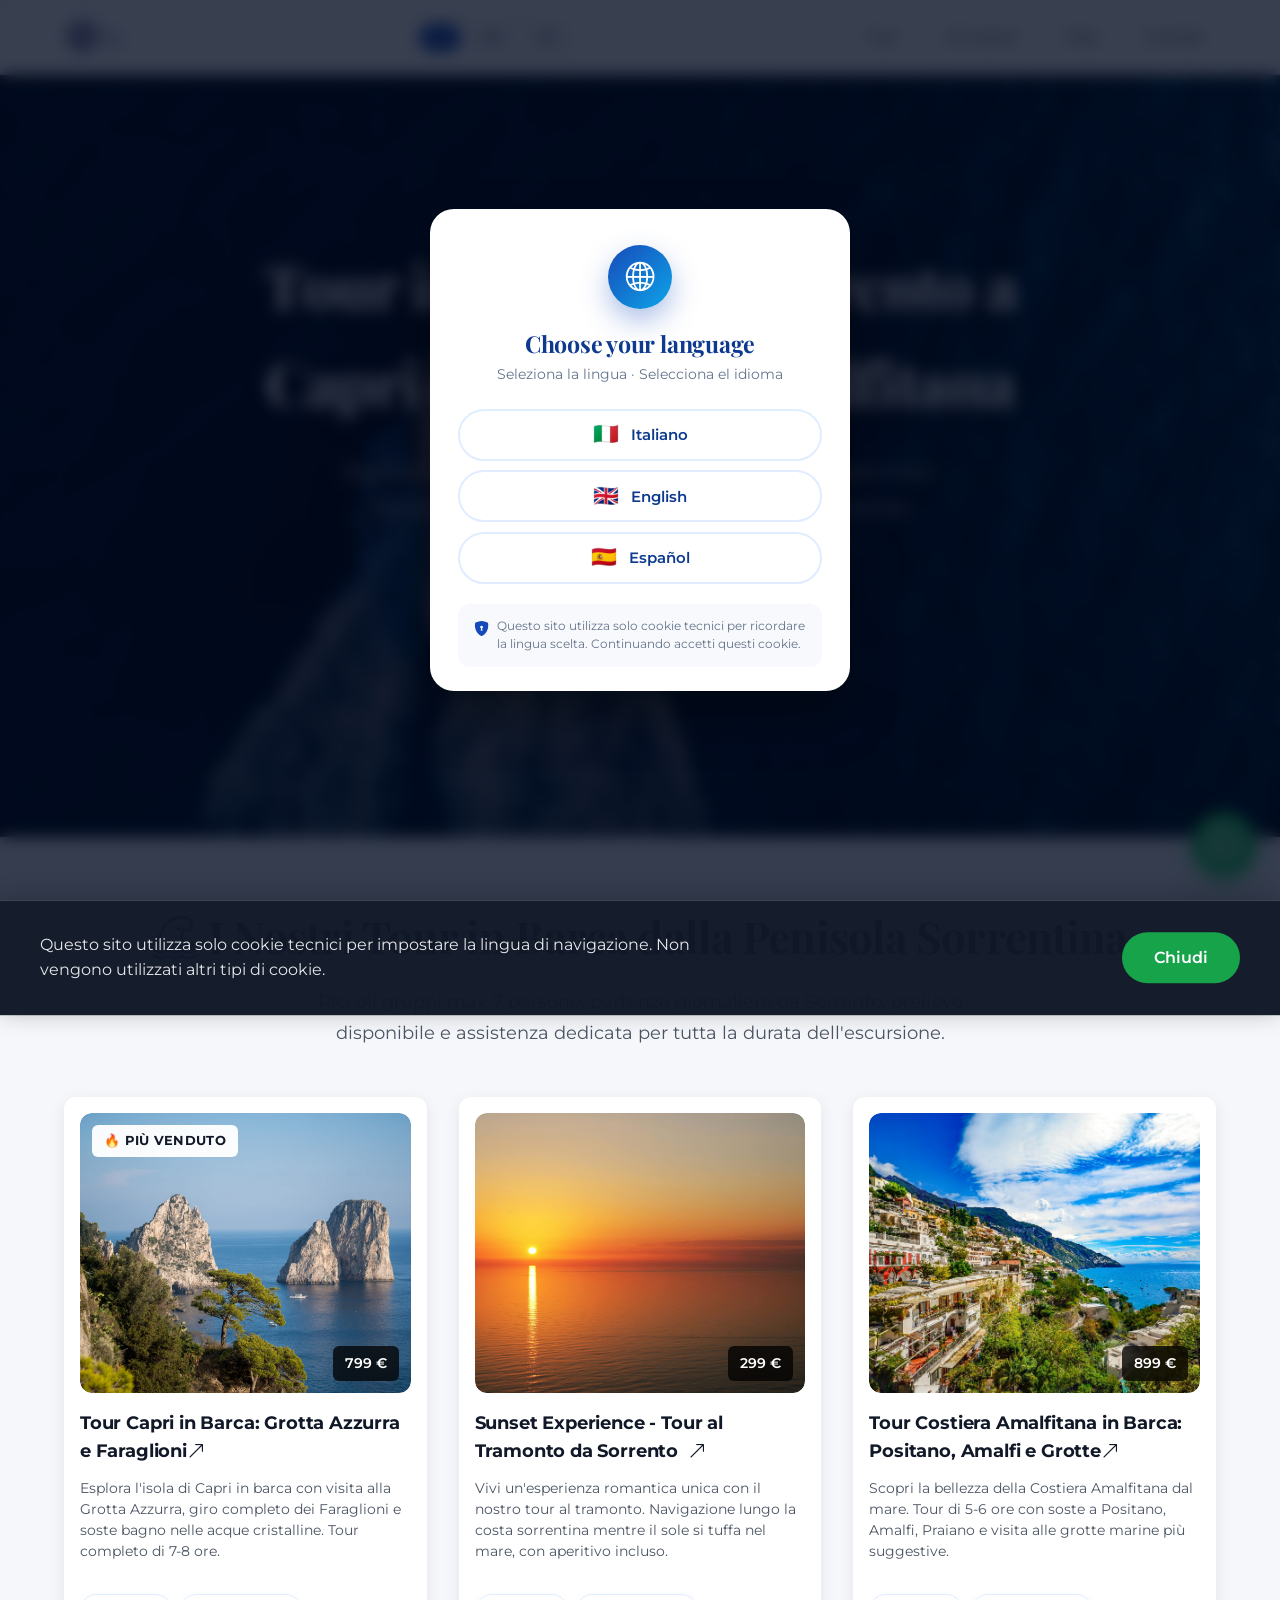
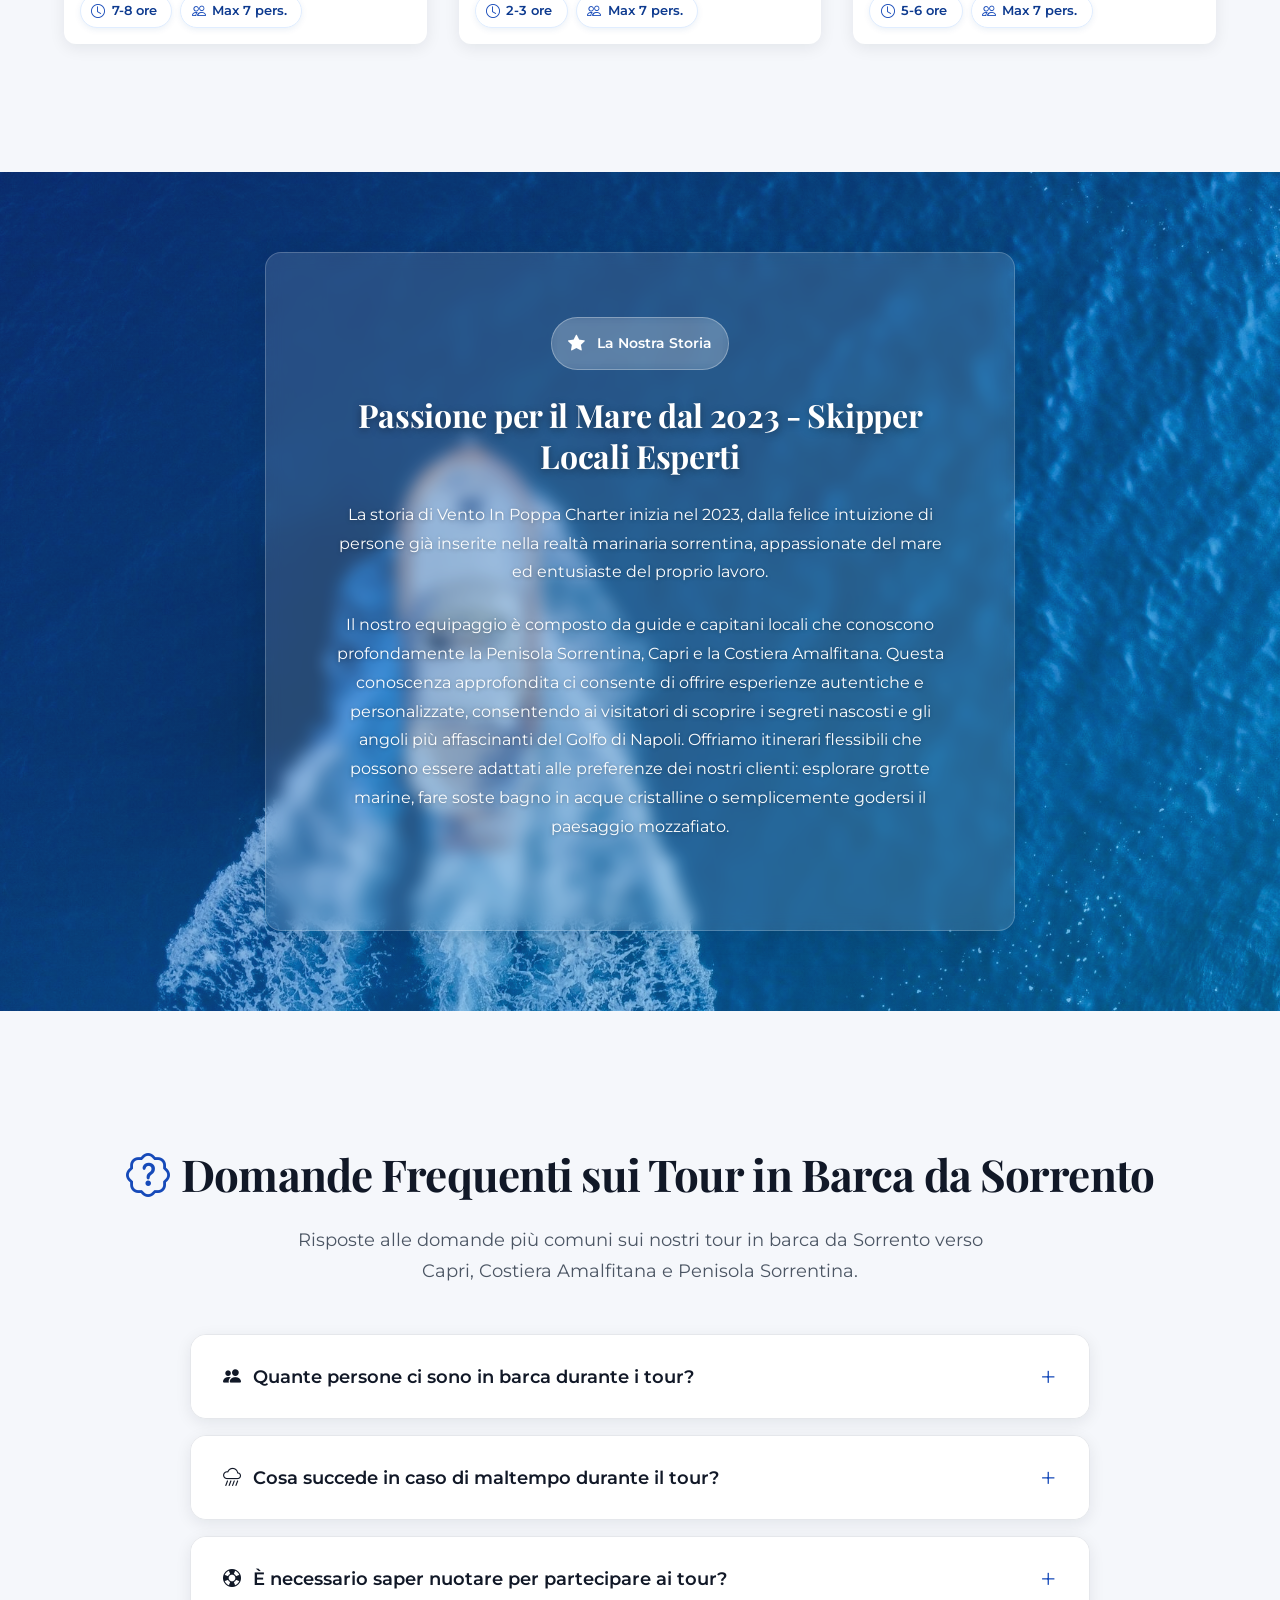
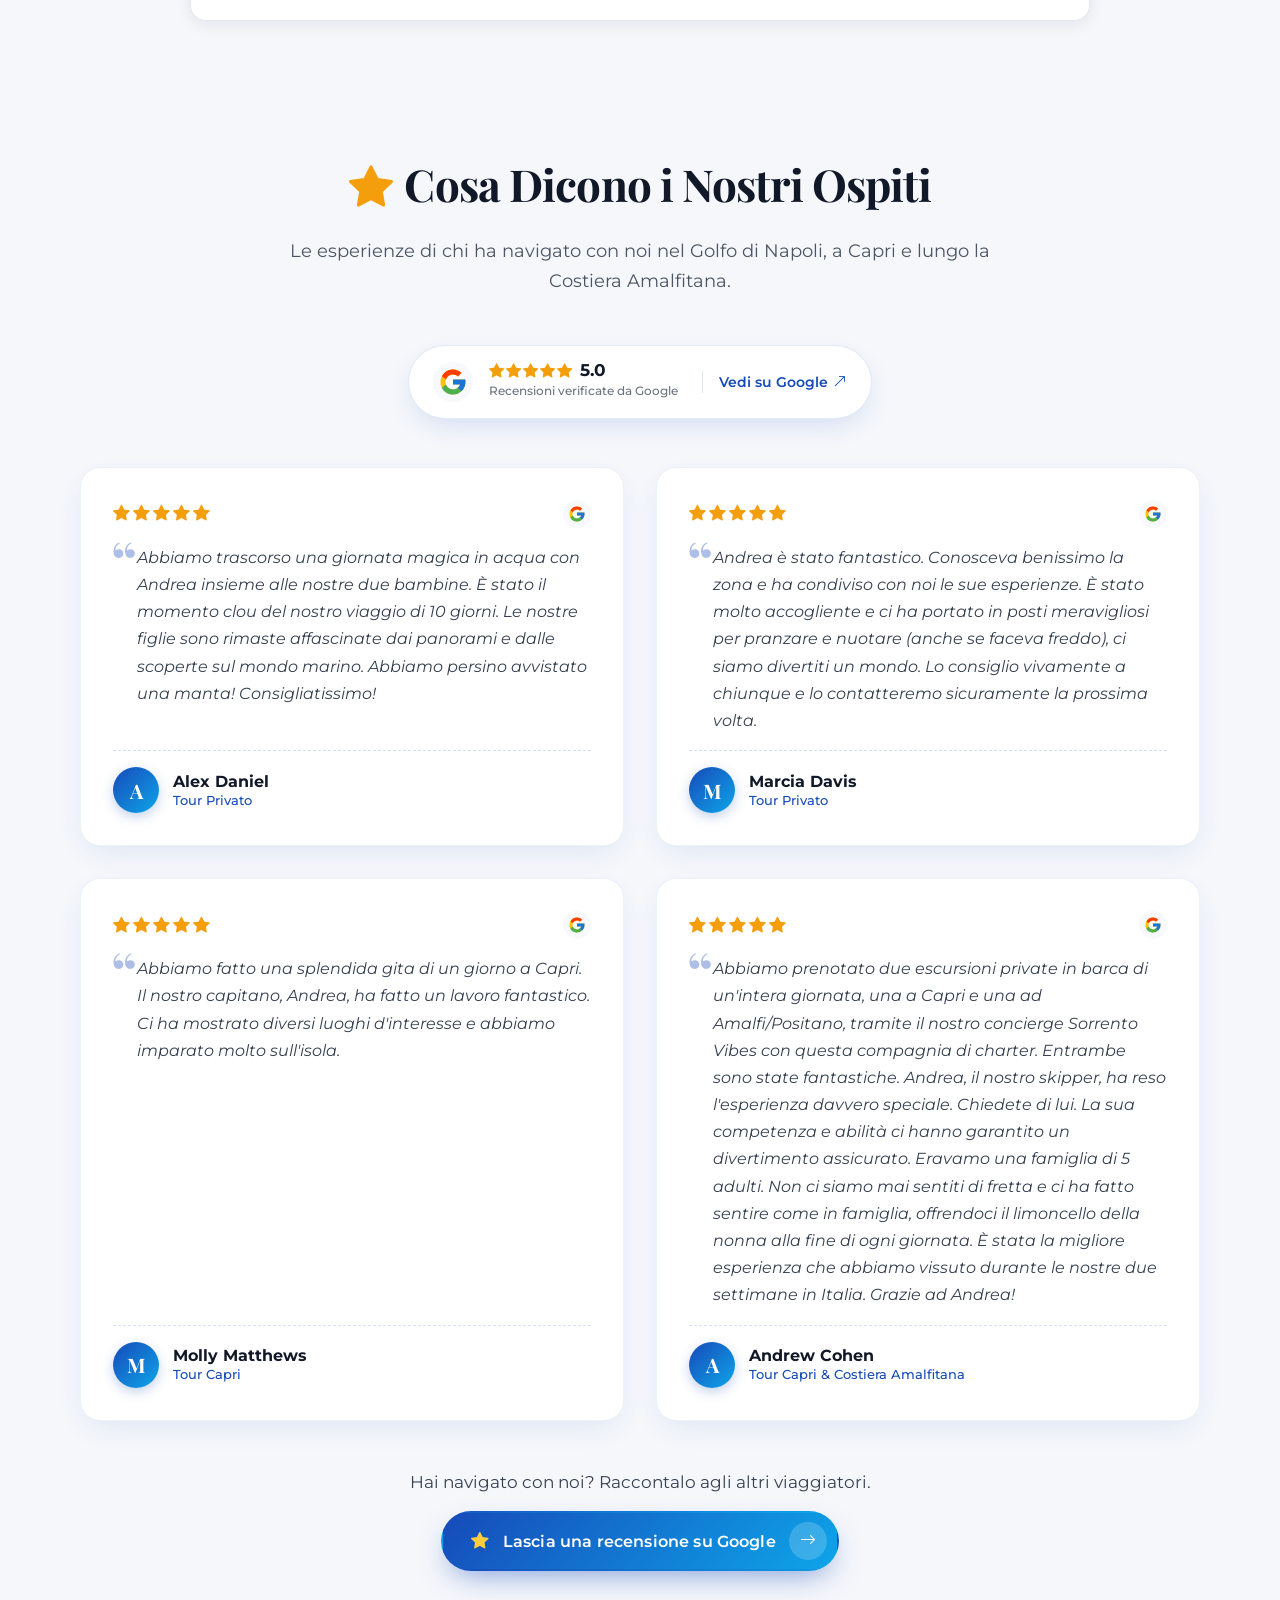
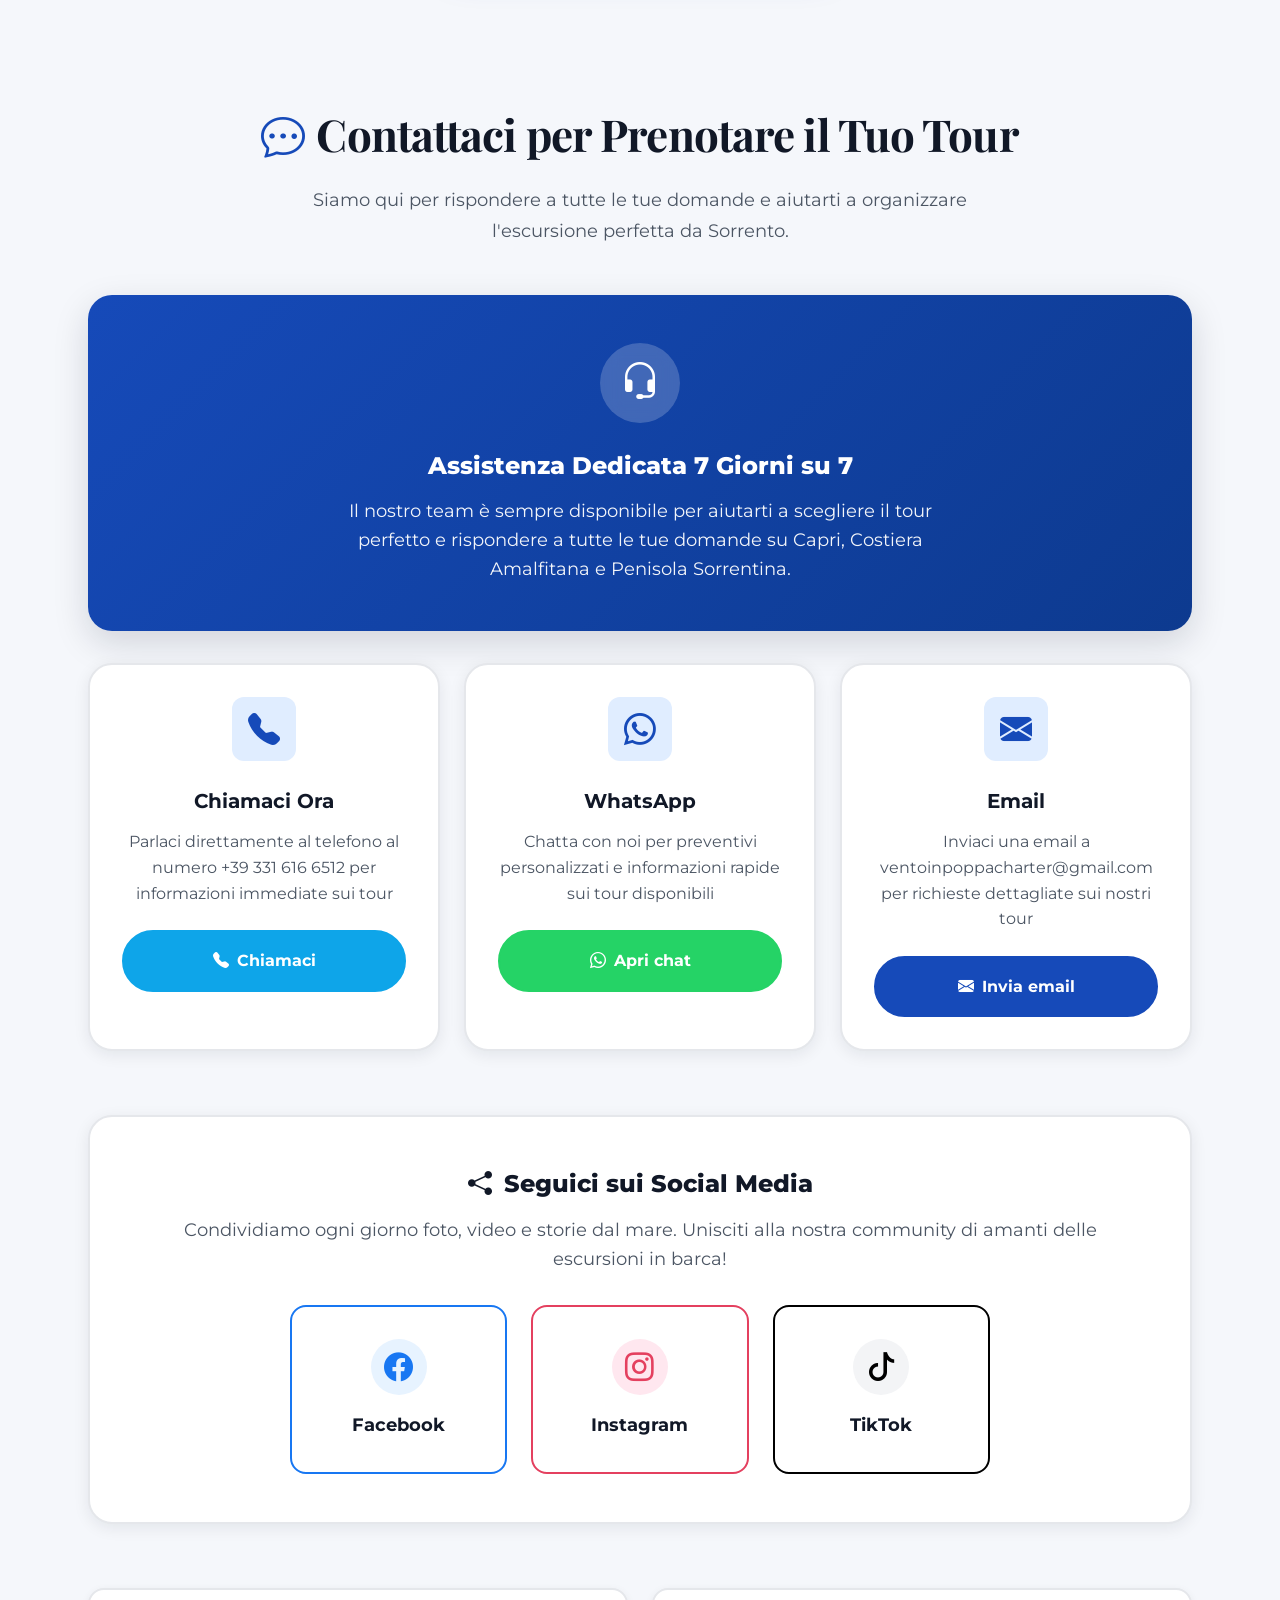
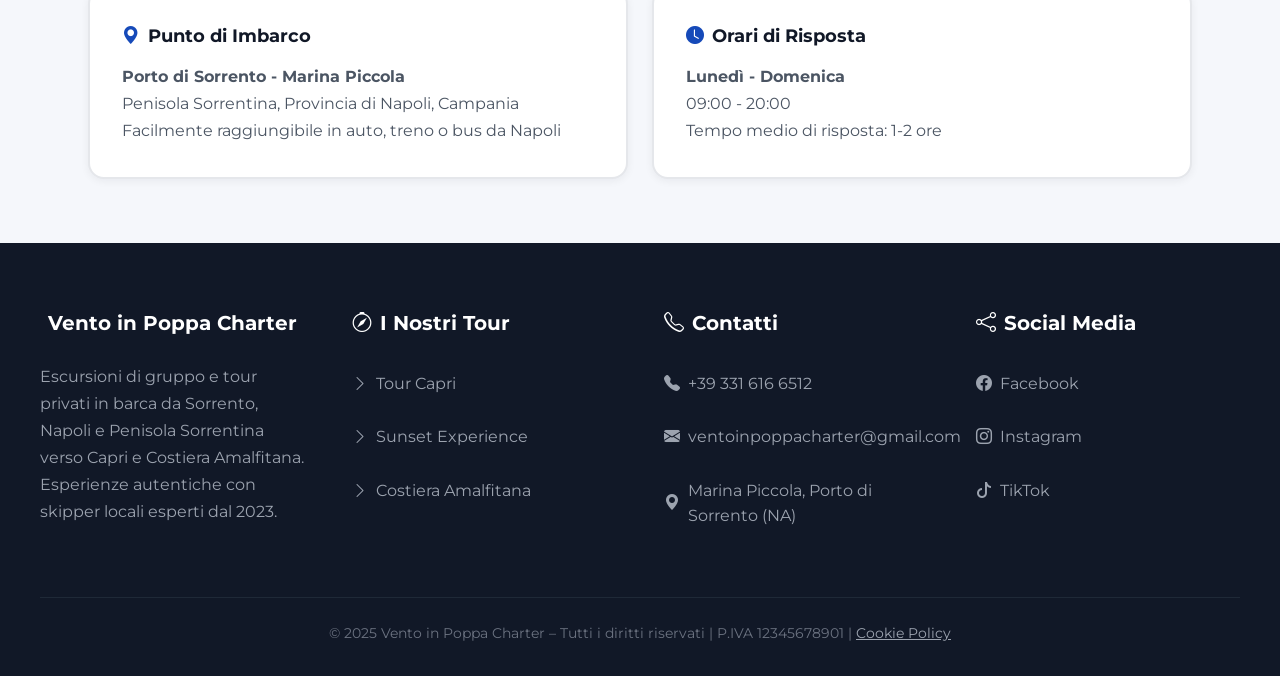
<file: index.html>
<!DOCTYPE html>
<html lang="it">
<head>

  <script>

  if (window.location.hash) {

    if ('scrollRestoration' in history) {
      history.scrollRestoration = 'manual';
    }
    

    window.addEventListener('DOMContentLoaded', function() {
      window.scrollTo(0, 0);
    });
  }
</script>
  <meta charset="UTF-8" />
  <meta name="viewport" content="width=device-width, initial-scale=1.0" />

  <!-- SEO Meta Tags OTTIMIZZATI -->
  <title>Escursioni in Barca Sorrento | Tour Privati Capri, Positano, Amalfi | Vento in Poppa Charter</title>
  <meta name="description" content="Escursioni in barca Sorrento e Penisola Sorrentina: tour privati a Capri, Positano, Amalfi con skipper. Prezzi da €299. Max 7 persone. Prenota ora!" />
  <meta name="keywords" content="tour barca Sorrento, escursioni barca Capri, tour Costiera Amalfitana, gita barca Penisola Sorrentina, noleggio barca Sorrento, tour Grotta Azzurra, escursione Faraglioni, tour barca Positano, gita mare Amalfi, boat tour Sorrento, Capri boat trip, Amalfi Coast boat tour" />
  <meta name="author" content="Vento in Poppa Charter" />
  <meta name="robots" content="index, follow, max-image-preview:large, max-snippet:-1, max-video-preview:-1" />
  <meta name="geo.region" content="IT-NA" />
  <meta name="geo.placename" content="Sorrento" />
  <meta name="geo.position" content="40.6262;14.3757" />
  <meta name="ICBM" content="40.6262, 14.3757" />
  <link rel="canonical" href="https://www.ventoinpoppacharter.com/" />

  <!-- Open Graph / Facebook -->
  <meta property="og:type" content="website" />
  <meta property="og:url" content="https://www.ventoinpoppacharter.com/" />
  <meta property="og:title" content="Tour in Barca da Sorrento | Escursioni Capri e Costiera Amalfitana" />
  <meta property="og:description" content="Escursioni in barca da Sorrento verso Capri, Positano, Amalfi e Penisola Sorrentina. Piccoli gruppi max 7 persone, skipper locali esperti. Prenota ora!" />
  <meta property="og:locale" content="it_IT" />
  <meta property="og:site_name" content="Vento in Poppa Charter" />
  <meta property="og:image" content="https://www.ventoinpoppacharter.com/immagini/vento_in_poppa_boat.jpg" />
  <meta property="og:image:width" content="1200" />
  <meta property="og:image:height" content="630" />

  <!-- Twitter Cards -->
  <meta property="twitter:card" content="summary_large_image" />
  <meta property="twitter:url" content="https://www.ventoinpoppacharter.com/" />
  <meta property="twitter:title" content="Tour in Barca da Sorrento | Capri e Costiera Amalfitana" />
  <meta property="twitter:description" content="Escursioni in barca da Sorrento verso Capri, Positano, Amalfi e Penisola Sorrentina. Piccoli gruppi, skipper locali esperti." />
  <meta property="twitter:image" content="https://www.ventoinpoppacharter.com/immagini/vento_in_poppa_boat.jpg" />

  <!-- Favicon -->
  <link rel="icon" type="image/x-icon" href="/favicon.ico" />
  <link rel="apple-touch-icon" sizes="180x180" href="/apple-touch-icon.png" />

  <!-- PWA Manifest e Theme Color -->
  <link rel="manifest" href="/site.webmanifest" />
  <meta name="theme-color" content="#164ab9" />
  <meta name="msapplication-TileColor" content="#164ab9" />
  <meta name="apple-mobile-web-app-capable" content="yes" />
  <meta name="mobile-web-app-capable" content="yes" />
  <meta name="apple-mobile-web-app-status-bar-style" content="default" />
  <meta name="apple-mobile-web-app-title" content="Vento in Poppa" />
  <meta name="application-name" content="Vento in Poppa" />
  <meta name="format-detection" content="telephone=no" />

  <!-- Sitemap -->
  <link rel="sitemap" type="application/xml" href="/sitemap.xml" />

  <!-- Preconnect per Performance -->
  <link rel="preconnect" href="https://cdn.jsdelivr.net" crossorigin />
  <link rel="dns-prefetch" href="https://cdn.jsdelivr.net" />

  <!-- Preload Risorse Critiche (LCP optimization) -->
  <link rel="preload" href="css/index.css" as="style" />
  <link rel="preload" href="javascript/index.js" as="script" />
  <link rel="preload" as="image" href="immagini/vento_in_poppa_boat.jpg" fetchpriority="high" />



<script>
  // Blocca lo scroll automatico del browser PRIMA che avvenga
  if (window.location.hash && 'scrollRestoration' in history) {
    history.scrollRestoration = 'manual';
  }
  if (window.location.hash) {
    // Forza la pagina in cima quando si carica
    setTimeout(function() { window.scrollTo(0, 0); }, 0);
  }
</script>

  <!-- Bootstrap Icons CDN -->
  <link rel="stylesheet" href="https://cdn.jsdelivr.net/npm/bootstrap-icons@1.11.3/font/bootstrap-icons.min.css" />

  <!-- Google Fonts (consistente con le tour pages) -->
  <link rel="preconnect" href="https://fonts.googleapis.com" />
  <link rel="preconnect" href="https://fonts.gstatic.com" crossorigin />
  <link href="https://fonts.googleapis.com/css2?family=Montserrat:wght@300;400;500;600;700;800&family=Playfair+Display:ital,wght@0,400;0,600;0,700;0,800;1,400&display=swap" rel="stylesheet" />

  <!-- Structured Data / Schema.org OTTIMIZZATO -->
  <script type="application/ld+json">
  {
    "@context": "https://schema.org",
    "@graph": [
      {
        "@type": "LocalBusiness",
        "@id": "https://www.ventoinpoppacharter.com/#organization",
        "name": "Vento in Poppa Charter",
        "alternateName": "Vento in Poppa",
        "description": "Tour ed escursioni in barca da Sorrento verso Capri, Costiera Amalfitana e Penisola Sorrentina. Tour privati e di gruppo con skipper locali esperti. Grotta Azzurra, Faraglioni, Positano, Amalfi, Praiano.",
        "url": "https://www.ventoinpoppacharter.com",
        "telephone": "+39-331-616-6512",
        "email": "ventoinpoppacharter@gmail.com",
        "priceRange": "€€-€€€",
        "image": [
          "https://www.ventoinpoppacharter.com/immagini/vento_in_poppa_boat.jpg",
          "https://www.ventoinpoppacharter.com/immagini/capri_tour_faraglioni.jpg",
          "https://www.ventoinpoppacharter.com/immagini/amalfi-coast.jpg"
        ],
        "logo": {
          "@type": "ImageObject",
          "url": "https://www.ventoinpoppacharter.com/immagini/logo-vento-in-poppa-charter.jpg",
          "width": 180,
          "height": 42
        },
        "address": {
          "@type": "PostalAddress",
          "streetAddress": "Marina Piccola, Porto di Sorrento",
          "addressLocality": "Sorrento",
          "addressRegion": "NA",
          "postalCode": "80067",
          "addressCountry": "IT"
        },
        "geo": {
          "@type": "GeoCoordinates",
          "latitude": "40.6262",
          "longitude": "14.3757"
        },
        "openingHoursSpecification": [
          {
            "@type": "OpeningHoursSpecification",
            "dayOfWeek": ["Monday", "Tuesday", "Wednesday", "Thursday", "Friday", "Saturday", "Sunday"],
            "opens": "09:00",
            "closes": "20:00"
          }
        ],
        "sameAs": [
          "https://www.facebook.com/ventoinpoppacharter",
          "https://www.instagram.com/ventoinpoppacharter",
          "https://www.tiktok.com/@ventoinpoppacharter"
        ],
        "areaServed": [
          {"@type": "City", "name": "Sorrento"},
          {"@type": "City", "name": "Positano"},
          {"@type": "City", "name": "Amalfi"},
          {"@type": "City", "name": "Capri"},
          {"@type": "City", "name": "Praiano"},
          {"@type": "City", "name": "Massa Lubrense"},
          {"@type": "City", "name": "Vico Equense"}
        ],
        "aggregateRating": {
          "@type": "AggregateRating",
          "ratingValue": "5.0",
          "bestRating": "5",
          "worstRating": "1",
          "reviewCount": "4"
        },
        "review": [
          {
            "@type": "Review",
            "author": {"@type": "Person", "name": "Alex Daniel"},
            "reviewRating": {"@type": "Rating", "ratingValue": "5", "bestRating": "5"},
            "reviewBody": "We spent a magical day on the water with Andrea together with our two little girls. It was the highlight of our 10-day trip. Our daughters were fascinated by the views and the discoveries about marine life. We even spotted a manta ray! Highly recommended!"
          },
          {
            "@type": "Review",
            "author": {"@type": "Person", "name": "Marcia Davis"},
            "reviewRating": {"@type": "Rating", "ratingValue": "5", "bestRating": "5"},
            "reviewBody": "Andrea was fantastic. He knew the area really well and shared his experiences with us. He was very welcoming and took us to wonderful spots to have lunch and swim, we had a great time. I highly recommend him to anyone."
          },
          {
            "@type": "Review",
            "author": {"@type": "Person", "name": "Molly Matthews"},
            "reviewRating": {"@type": "Rating", "ratingValue": "5", "bestRating": "5"},
            "reviewBody": "We had a wonderful day trip to Capri. Our captain, Andrea, did a fantastic job. He showed us several points of interest and we learned a lot about the island."
          },
          {
            "@type": "Review",
            "author": {"@type": "Person", "name": "Andrew Cohen"},
            "reviewRating": {"@type": "Rating", "ratingValue": "5", "bestRating": "5"},
            "reviewBody": "We booked two full-day private boat trips, one to Capri and one to Amalfi/Positano, with this charter company. Both were fantastic. Andrea, our skipper, made the experience truly special. We never felt rushed and he made us feel like family. It was the best experience we had during our two weeks in Italy."
          }
        ]
      },
      {
        "@type": "Service",
        "@id": "https://www.ventoinpoppacharter.com/tour_capri",
        "serviceType": "Tour in Barca a Capri",
        "name": "Esperienza Capri - Tour Completo dell'Isola",
        "description": "Tour giornaliero di 7-8 ore da Sorrento a Capri con visita alla Grotta Azzurra, giro dei Faraglioni e soste bagno.",
        "provider": {
          "@id": "https://www.ventoinpoppacharter.com"
        },
        "areaServed": {
          "@type": "City",
          "name": "Capri"
        },
        "offers": {
          "@type": "Offer",
          "price": "799",
          "priceCurrency": "EUR",
          "availability": "https://schema.org/InStock",
          "validFrom": "2026-04-01",
          "priceValidUntil": "2026-10-31",
          "url": "https://www.ventoinpoppacharter.com/tour_capri"
        }
      },
      {
        "@type": "Service",
        "@id": "https://www.ventoinpoppacharter.com/tour_sunset",
        "serviceType": "Tour al Tramonto",
        "name": "Sunset Experience - Tour al Tramonto da Sorrento",
        "description": "Tour romantico di 2-3 ore al tramonto lungo la costa sorrentina con aperitivo incluso.",
        "provider": {
          "@id": "https://www.ventoinpoppacharter.com"
        },
        "offers": {
          "@type": "Offer",
          "price": "299",
          "priceCurrency": "EUR",
          "availability": "https://schema.org/InStock",
          "url": "https://www.ventoinpoppacharter.com/tour_sunset"
        }
      },
      {
        "@type": "Service",
        "@id": "https://www.ventoinpoppacharter.com/tour_amalfi",
        "serviceType": "Tour Costiera Amalfitana",
        "name": "Tour Costiera Amalfitana - Positano, Amalfi e Praiano",
        "description": "Tour di 5-6 ore della Costiera Amalfitana con soste a Positano e Amalfi.",
        "provider": {
          "@id": "https://www.ventoinpoppacharter.com/#organization"
        },
        "areaServed": [
          {
            "@type": "City",
            "name": "Positano"
          },
          {
            "@type": "City",
            "name": "Amalfi"
          }
        ],
        "offers": {
          "@type": "Offer",
          "price": "899",
          "priceCurrency": "EUR",
          "availability": "https://schema.org/InStock",
          "url": "https://www.ventoinpoppacharter.com/tour_amalfi"
        }
      },
      {
        "@type": "BreadcrumbList",
        "itemListElement": [
          {
            "@type": "ListItem",
            "position": 1,
            "name": "Home",
            "item": "https://www.ventoinpoppacharter.com"
          },
          {
            "@type": "ListItem",
            "position": 2,
            "name": "Tour in Barca",
            "item": "https://www.ventoinpoppacharter.com/#tour"
          }
        ]
      },
      {
        "@type": "FAQPage",
        "mainEntity": [
          {
            "@type": "Question",
            "name": "Da dove partono i tour in barca?",
            "acceptedAnswer": {
              "@type": "Answer",
              "text": "I tour partono dai principali porti della Penisola Sorrentina: Sorrento, Massa Lubrense, Nerano, Castellammare di Stabia. Su richiesta anche da Positano e Amalfi."
            }
          },
          {
            "@type": "Question",
            "name": "Quanto costa un tour in barca privato da Sorrento?",
            "acceptedAnswer": {
              "@type": "Answer",
              "text": "I prezzi partono da €299 per il Tour Tramonto (2-3 ore) fino a €899 per il Tour Costiera Amalfitana (5-6 ore). Il Tour Capri parte da €799. Tutti i prezzi sono per barca privata, fino a 7 persone."
            }
          },
          {
            "@type": "Question",
            "name": "I tour sono privati?",
            "acceptedAnswer": {
              "@type": "Answer",
              "text": "Sì, tutti i nostri tour sono completamente privati. La barca è riservata esclusivamente al vostro gruppo (massimo 7 persone) con skipper professionale e bilingue incluso."
            }
          },
          {
            "@type": "Question",
            "name": "Si può raggiungere Positano e Amalfi in barca da Sorrento?",
            "acceptedAnswer": {
              "@type": "Answer",
              "text": "Assolutamente sì. Il nostro Tour Costiera Amalfitana copre tutto il percorso da Sorrento fino ad Amalfi, con sosta a Positano, Praiano e le grotte marine. Durata 5-6 ore."
            }
          }
        ]
      }
    ]
  }
  </script>

  <!-- Speakable Specification per ricerca vocale (Google Assistant) -->
  <script type="application/ld+json">
  {
    "@context": "https://schema.org",
    "@type": "WebPage",
    "name": "Tour in Barca da Sorrento - Vento in Poppa Charter",
    "url": "https://www.ventoinpoppacharter.com/",
    "inLanguage": "it-IT",
    "isPartOf": {
      "@id": "https://www.ventoinpoppacharter.com/#organization"
    },
    "primaryImageOfPage": "https://www.ventoinpoppacharter.com/immagini/vento_in_poppa_boat.jpg",
    "speakable": {
      "@type": "SpeakableSpecification",
      "cssSelector": ["#heroTitle", "#heroText", "#tourSubtitle", ".faq-answer p"]
    }
  }
  </script>

  <link rel="stylesheet" href="css/index.css" />
</head>
<body>
  <!-- Skip Link per Accessibilità -->
  <a href="#main-content" class="skip-link" id="skipLink">Vai al contenuto principale</a>

  <!-- WELCOME MODAL: lingua + cookie notice (mostrato solo al primo accesso) -->
  <div id="langModal" class="lang-modal" role="dialog" aria-labelledby="langModalTitle" aria-modal="true">
    <div class="lang-modal-content">
      <div class="lang-modal-icon" aria-hidden="true">
        <i class="bi bi-globe2"></i>
      </div>
      <h2 id="langModalTitle" class="lang-modal-title">Choose your language</h2>
      <p class="lang-modal-sub">Seleziona la lingua &middot; Selecciona el idioma</p>
      <div class="lang-modal-buttons">
        <button class="lang-modal-btn" data-lang-pick="it" type="button" aria-label="Italiano">
          <span class="lang-flag" aria-hidden="true">🇮🇹</span>
          <span>Italiano</span>
        </button>
        <button class="lang-modal-btn" data-lang-pick="en" type="button" aria-label="English">
          <span class="lang-flag" aria-hidden="true">🇬🇧</span>
          <span>English</span>
        </button>
        <button class="lang-modal-btn" data-lang-pick="es" type="button" aria-label="Español">
          <span class="lang-flag" aria-hidden="true">🇪🇸</span>
          <span>Español</span>
        </button>
      </div>
      <p class="lang-modal-cookie">
        <i class="bi bi-shield-lock-fill" aria-hidden="true"></i>
        <span>Questo sito utilizza solo cookie tecnici per ricordare la lingua scelta. Continuando accetti questi cookie.</span>
      </p>
    </div>
  </div>

  <!-- COOKIE BANNER -->
  <div class="cookie-banner" id="cookieBanner" role="dialog" aria-label="Consenso cookie">
    <div class="cookie-inner">
      <p class="cookie-text" id="cookieText">
        Questo sito utilizza solo cookie tecnici per impostare la lingua di navigazione. Non vengono utilizzati altri tipi di cookie.
      </p>
      <div class="cookie-actions">
        <button class="cookie-btn cookie-accept" onclick="handleCookie(false)" id="acceptBtn">Chiudi</button>
      </div>
    </div>
  </div>

  <!-- HEADER -->
  <header role="banner">
    <div class="nav-wrapper">
      <a href="/" class="logo" aria-label="Vento in Poppa Charter - Homepage">
        <img src="immagini/logo-vento-in-poppa-charter.jpg" alt="Logo Vento in Poppa Charter - Escursioni in Barca Sorrento" width="180" height="42" />
      </a>

      <div class="lang-switcher" role="group" aria-label="Selezione lingua">
        <button class="lang-btn active" data-lang="it" onclick="setLang('it')" aria-label="Italiano">IT</button>
        <button class="lang-btn" data-lang="en" onclick="setLang('en')" aria-label="English">EN</button>
        <button class="lang-btn" data-lang="es" onclick="setLang('es')" aria-label="Español">ES</button>
      </div>

      <nav role="navigation" aria-label="Navigazione principale">
        <ul id="navDesktop">
          <li><a href="#tour" id="navTours">Tour</a></li>
          <li><a href="#chi-siamo" id="navAbout">Chi siamo</a></li>
          <li><a href="#faq" id="navFaq">FAQ</a></li>
          <li><a href="#contatti" id="navContact">Contatti</a></li>
        </ul>
      </nav>

      <button class="hamburger" onclick="toggleMenu()" aria-label="Apri menu mobile" aria-expanded="false" id="hamburgerBtn">
        <span></span><span></span><span></span>
      </button>
    </div>

    <nav class="nav-mobile" id="navMobile" aria-label="Menu mobile">
      <a href="#tour" onclick="toggleMenu()" id="navMobileTours">Tour</a>
      <a href="#chi-siamo" onclick="toggleMenu()" id="navMobileAbout">Chi siamo</a>
      <a href="#faq" onclick="toggleMenu()" id="navMobileFaq">FAQ</a>
      <a href="#contatti" onclick="toggleMenu()" id="navMobileContact">Contatti</a>
    </nav>
  </header>

  <main id="main-content">
    <!-- HERO SECTION -->
    <section class="hero" id="home" aria-label="Banner principale">
      <div class="slider" aria-hidden="true">
        <div class="slide active" style="background-image:url('immagini/vento_in_poppa_boat.jpg');"></div>
        <div class="slide" style="background-image:url('immagini/sorrento-geda1aa76b_1920.jpg');"></div>
        <div class="slide" style="background-image:url('immagini/amalfi-coast.jpg');"></div>
      </div>
      <div class="hero-overlay" aria-hidden="true"></div>

      <div class="hero-content">
        <h1 class="hero-title" id="heroTitle">Tour in Barca da Sorrento a Capri e Costiera Amalfitana</h1>
        <p class="hero-sub" id="heroText">Esplora le meraviglie del Golfo di Napoli con i nostri tour esclusivi in piccoli gruppi. Skipper esperti, partenze giornaliere, esperienza indimenticabile!</p>
        <a href="#tour" class="hero-cta" id="heroBtn" aria-label="Scopri i nostri tour in barca">
          <i class="bi bi-compass"></i> Scopri i tour
        </a>
      </div>
    </section>

    <!-- TOUR SECTION -->
    <section class="section" id="tour">
      <h2 class="section-title" id="tourTitle">
        <i class="bi bi-tsunami"></i> I Nostri Tour in Barca dalla Penisola Sorrentina
      </h2>
      <p class="section-sub" id="tourSubtitle">
        Piccoli gruppi max 7 persone, partenze giornaliere da Sorrento, prelievo disponibile e assistenza dedicata per tutta la durata dell'escursione.
      </p>

      <div class="tour-grid">
        <!-- CAPRI TOUR -->
        <article class="tour-card scroll-reveal" itemscope itemtype="https://schema.org/Product" onclick="vaiAPagina('tour_capri')">
          <div class="tour-card-image">
            <img 
              src="immagini/capri_tour_faraglioni.jpg" 
              alt="Tour in barca a Capri con vista sui Faraglioni e Grotta Azzurra - Vento in Poppa Charter" 
              loading="lazy" 
              width="800" 
              height="600"
              itemprop="image"
            />
            <span class="tour-badge" id="capriBadge">🔥 Più venduto</span>
            <span class="tour-price-badge" id="capriPrice" itemprop="offers" itemscope itemtype="https://schema.org/Offer">
              <meta itemprop="priceCurrency" content="EUR" />
              <meta itemprop="price" content="799" />
              799 €
            </span>
          </div>
          <div style="flex: 1; display: flex; flex-direction: column;">
            <h3 class="tour-title" id="capriTitle" itemprop="name">
              Tour Capri in Barca: Grotta Azzurra e Faraglioni 
              <i class="bi bi-arrow-up-right tour-link-icon"></i>
            </h3>
            <p class="tour-description" id="capriDesc" itemprop="description">
              Esplora l'isola di Capri in barca con visita alla Grotta Azzurra, giro completo dei Faraglioni e soste bagno nelle acque cristalline. Tour completo di 7-8 ore.
            </p>
            <div class="tour-info">
              <span class="tour-pill"><i class="bi bi-clock"></i> 7-8 ore</span>
              <span class="tour-pill"><i class="bi bi-people"></i> Max 7 pers.</span>
            </div>
          </div>
        </article>

        <!-- SUNSET TOUR -->
        <article class="tour-card scroll-reveal" itemscope itemtype="https://schema.org/Product" onclick="vaiAPagina('tour_sunset')">
          <div class="tour-card-image">
            <img 
              src="immagini/sunset-sorrento.jpg" 
              alt="Tour al tramonto in barca da Sorrento - Esperienza romantica sul Golfo di Napoli" 
              loading="lazy" 
              width="800" 
              height="600"
              itemprop="image"
            />
            <span class="tour-price-badge" id="sunsetPrice" itemprop="offers" itemscope itemtype="https://schema.org/Offer">
              <meta itemprop="priceCurrency" content="EUR" />
              <meta itemprop="price" content="299" />
              299 €
            </span>
          </div>
          <div style="flex: 1; display: flex; flex-direction: column;">
            <h3 class="tour-title" id="sunsetTitle" itemprop="name">
              Sunset Experience - Tour al Tramonto da Sorrento
              <i class="bi bi-arrow-up-right tour-link-icon ml-10"></i>
            </h3>
            <p class="tour-description" id="sunsetDesc" itemprop="description">
              Vivi un'esperienza romantica unica con il nostro tour al tramonto. Navigazione lungo la costa sorrentina mentre il sole si tuffa nel mare, con aperitivo incluso.
            </p>
            <div class="tour-info">
              <span class="tour-pill"><i class="bi bi-clock"></i> 2-3 ore</span>
              <span class="tour-pill"><i class="bi bi-people"></i> Max 7 pers.</span>
            </div>
          </div>
        </article>

        <!-- AMALFI TOUR -->
        <article class="tour-card scroll-reveal" itemscope itemtype="https://schema.org/Product" onclick="vaiAPagina('tour_amalfi')">
          <div class="tour-card-image">
            <img 
              src="immagini/amalfi-coast.jpg" 
              alt="Tour della Costiera Amalfitana in barca - Positano, Amalfi, Praiano dal mare" 
              loading="lazy" 
              width="800" 
              height="600"
              itemprop="image"
            />
            <span class="tour-price-badge" id="amalfiPrice" itemprop="offers" itemscope itemtype="https://schema.org/Offer">
              <meta itemprop="priceCurrency" content="EUR" />
              <meta itemprop="price" content="899" />
              899 €
            </span>
          </div>
          <div style="flex: 1; display: flex; flex-direction: column;">
            <h3 class="tour-title" id="amalfiTitle" itemprop="name">
              Tour Costiera Amalfitana in Barca: Positano, Amalfi e Grotte
              <i class="bi bi-arrow-up-right tour-link-icon"></i>
            </h3>
            <p class="tour-description" id="amalfiDesc" itemprop="description">
              Scopri la bellezza della Costiera Amalfitana dal mare. Tour di 5-6 ore con soste a Positano, Amalfi, Praiano e visita alle grotte marine più suggestive.
            </p>
            <div class="tour-info">
              <span class="tour-pill"><i class="bi bi-clock"></i> 5-6 ore</span>
              <span class="tour-pill"><i class="bi bi-people"></i> Max 7 pers.</span>
            </div>
          </div>
        </article>
      </div>
    </section>

    <!-- ABOUT SECTION -->
    <section class="about-section-parallax" id="chi-siamo">
      <img 
        src="immagini/vento_in_poppa_boat.jpg" 
        alt="Barca Vento In Poppa ormeggiata al porto di Sorrento" 
        class="parallax-background-image" 
        aria-hidden="true"
        width="1920"
        height="1080"
        loading="lazy"
      />
      <div class="parallax-overlay" aria-hidden="true"></div>
      <div class="about-parallax-content">
        <div class="about-parallax-inner">
          <div class="about-parallax-text-wrapper scroll-reveal">
            <span class="about-badge" id="aboutBadge">
              <i class="bi bi-star-fill"></i>
              La Nostra Storia
            </span>
            <h2 class="about-title" id="aboutMainTitle">Passione per il Mare dal 2023 - Skipper Locali Esperti</h2>
            <p class="about-text" id="aboutIntro">
              La storia di Vento In Poppa Charter inizia nel 2023, dalla felice intuizione di persone già inserite nella realtà marinaria sorrentina, appassionate del mare ed entusiaste del proprio lavoro.
            </p>
            <p class="about-text" id="aboutFull">
              Il nostro equipaggio è composto da guide e capitani locali che conoscono profondamente la Penisola Sorrentina, Capri e la Costiera Amalfitana. Questa conoscenza approfondita ci consente di offrire esperienze autentiche e personalizzate, consentendo ai visitatori di scoprire i segreti nascosti e gli angoli più affascinanti del Golfo di Napoli. Offriamo itinerari flessibili che possono essere adattati alle preferenze dei nostri clienti: esplorare grotte marine, fare soste bagno in acque cristalline o semplicemente godersi il paesaggio mozzafiato.
            </p>
          </div>
        </div>
      </div>
    </section>

    <!-- FAQ SECTION -->
    <section class="section" id="faq">
      <h2 class="section-title" id="faqTitle">
        <i class="bi bi-patch-question"></i> Domande Frequenti sui Tour in Barca da Sorrento
      </h2>
      <p class="section-sub" id="faqIntro">
        Risposte alle domande più comuni sui nostri tour in barca da Sorrento verso Capri, Costiera Amalfitana e Penisola Sorrentina.
      </p>

      <div class="faq-list">
        <article class="faq-item" itemscope itemprop="mainEntity" itemtype="https://schema.org/Question">
          <button class="faq-question" aria-expanded="false">
            <span id="q1" itemprop="name">
              <i class="bi bi-people-fill"></i>
              Quante persone ci sono in barca durante i tour?
            </span>
            <span class="faq-toggle" aria-hidden="true">+</span>
          </button>
          <div class="faq-answer" itemscope itemprop="acceptedAnswer" itemtype="https://schema.org/Answer">
            <p id="a1" itemprop="text">
              I tour condivisi sono pensati per piccoli gruppi (massimo 7 persone), così da garantire comfort a bordo ed un'esperienza più autentica rispetto alle escursioni di massa. Offriamo anche tour privati per chi desidera un'esperienza esclusiva.
            </p>
          </div>
        </article>

        <article class="faq-item" itemscope itemprop="mainEntity" itemtype="https://schema.org/Question">
          <button class="faq-question" aria-expanded="false">
            <span id="q2" itemprop="name">
              <i class="bi bi-cloud-rain-heavy"></i>
              Cosa succede in caso di maltempo durante il tour?
            </span>
            <span class="faq-toggle" aria-hidden="true">+</span>
          </button>
          <div class="faq-answer" itemscope itemprop="acceptedAnswer" itemtype="https://schema.org/Answer">
            <p id="a2" itemprop="text">
              La sicurezza dei nostri passeggeri è la nostra massima priorità. In caso di maltempo o condizioni marine avverse, potremmo dover cancellare o riprogrammare il tour. In tal caso, ti contatteremo per fornirti opzioni alternative o per il rimborso completo.
            </p>
          </div>
        </article>

        <article class="faq-item" itemscope itemprop="mainEntity" itemtype="https://schema.org/Question">
          <button class="faq-question" aria-expanded="false">
            <span id="q3" itemprop="name">
              <i class="bi bi-life-preserver"></i>
              È necessario saper nuotare per partecipare ai tour?
            </span>
            <span class="faq-toggle" aria-hidden="true">+</span>
          </button>
          <div class="faq-answer" itemscope itemprop="acceptedAnswer" itemtype="https://schema.org/Answer">
            <p id="a3" itemprop="text">
              Non è strettamente necessario saper nuotare, ma è consigliato per godersi le soste bagno. A bordo sono presenti giubbotti di salvataggio per tutti i passeggeri e il nostro skipper monitora costantemente la sicurezza di tutti.
            </p>
          </div>
        </article>
      </div>
    </section>

    <!-- REVIEWS SECTION (TODO: sostituire con recensioni reali da Google Business Profile) -->
    <section class="section reviews-home-section" id="recensioni" aria-labelledby="reviewsHomeTitle">
      <h2 class="section-title scroll-reveal" id="reviewsHomeTitle">
        <i class="bi bi-star-fill"></i> Cosa Dicono i Nostri Ospiti
      </h2>
      <p class="section-sub scroll-reveal" id="reviewsHomeIntro">
        Le esperienze di chi ha navigato con noi nel Golfo di Napoli, a Capri e lungo la Costiera Amalfitana.
      </p>

      <!-- Badge Google Reviews -->
      <a class="google-reviews-badge scroll-reveal" href="https://www.google.com/maps?cid=1915151950722862349" target="_blank" rel="noopener" aria-label="Vedi tutte le recensioni su Google">
        <span class="google-logo" aria-hidden="true">
          <svg viewBox="0 0 48 48" width="32" height="32">
            <path fill="#FFC107" d="M43.611,20.083H42V20H24v8h11.303c-1.649,4.657-6.08,8-11.303,8c-6.627,0-12-5.373-12-12c0-6.627,5.373-12,12-12c3.059,0,5.842,1.154,7.961,3.039l5.657-5.657C34.046,6.053,29.268,4,24,4C12.955,4,4,12.955,4,24c0,11.045,8.955,20,20,20c11.045,0,20-8.955,20-20C44,22.659,43.862,21.35,43.611,20.083z"/>
            <path fill="#FF3D00" d="M6.306,14.691l6.571,4.819C14.655,15.108,18.961,12,24,12c3.059,0,5.842,1.154,7.961,3.039l5.657-5.657C34.046,6.053,29.268,4,24,4C16.318,4,9.656,8.337,6.306,14.691z"/>
            <path fill="#4CAF50" d="M24,44c5.166,0,9.86-1.977,13.409-5.192l-6.19-5.238C29.211,35.091,26.715,36,24,36c-5.202,0-9.619-3.317-11.283-7.946l-6.522,5.025C9.505,39.556,16.227,44,24,44z"/>
            <path fill="#1976D2" d="M43.611,20.083H42V20H24v8h11.303c-0.792,2.237-2.231,4.166-4.087,5.571l0.003-0.002l6.19,5.238C36.971,39.205,44,34,44,24C44,22.659,43.862,21.35,43.611,20.083z"/>
          </svg>
        </span>
        <div class="google-reviews-meta">
          <div class="google-rating-line">
            <span class="google-stars" aria-label="5 su 5">
              <i class="bi bi-star-fill"></i><i class="bi bi-star-fill"></i><i class="bi bi-star-fill"></i><i class="bi bi-star-fill"></i><i class="bi bi-star-fill"></i>
            </span>
            <strong>5.0</strong>
          </div>
          <span class="google-reviews-source" data-translate="reviews_google_verified">Recensioni verificate da Google</span>
        </div>
        <span class="google-reviews-link">
          <span data-translate="reviews_google_link">Vedi su Google</span> <i class="bi bi-arrow-up-right" aria-hidden="true"></i>
        </span>
      </a>

      <div class="reviews-home-grid">
        <article class="review-home-card scroll-reveal">
          <div class="review-home-top">
            <div class="review-home-stars" aria-label="5 stelle">
              <i class="bi bi-star-fill"></i><i class="bi bi-star-fill"></i><i class="bi bi-star-fill"></i><i class="bi bi-star-fill"></i><i class="bi bi-star-fill"></i>
            </div>
            <span class="review-home-source" aria-label="Recensione da Google">
              <svg viewBox="0 0 48 48" width="18" height="18" aria-hidden="true">
                <path fill="#FFC107" d="M43.611,20.083H42V20H24v8h11.303c-1.649,4.657-6.08,8-11.303,8c-6.627,0-12-5.373-12-12c0-6.627,5.373-12,12-12c3.059,0,5.842,1.154,7.961,3.039l5.657-5.657C34.046,6.053,29.268,4,24,4C12.955,4,4,12.955,4,24c0,11.045,8.955,20,20,20c11.045,0,20-8.955,20-20C44,22.659,43.862,21.35,43.611,20.083z"/>
                <path fill="#FF3D00" d="M6.306,14.691l6.571,4.819C14.655,15.108,18.961,12,24,12c3.059,0,5.842,1.154,7.961,3.039l5.657-5.657C34.046,6.053,29.268,4,24,4C16.318,4,9.656,8.337,6.306,14.691z"/>
                <path fill="#4CAF50" d="M24,44c5.166,0,9.86-1.977,13.409-5.192l-6.19-5.238C29.211,35.091,26.715,36,24,36c-5.202,0-9.619-3.317-11.283-7.946l-6.522,5.025C9.505,39.556,16.227,44,24,44z"/>
                <path fill="#1976D2" d="M43.611,20.083H42V20H24v8h11.303c-0.792,2.237-2.231,4.166-4.087,5.571l0.003-0.002l6.19,5.238C36.971,39.205,44,34,44,24C44,22.659,43.862,21.35,43.611,20.083z"/>
              </svg>
            </span>
          </div>
          <p class="review-home-text" data-translate="review1_text">Abbiamo trascorso una giornata magica in acqua con Andrea insieme alle nostre due bambine. È stato il momento clou del nostro viaggio di 10 giorni. Le nostre figlie sono rimaste affascinate dai panorami e dalle scoperte sul mondo marino. Abbiamo persino avvistato una manta! Consigliatissimo!</p>
          <div class="review-home-author">
            <div class="review-home-avatar" aria-hidden="true">A</div>
            <div>
              <strong>Alex Daniel</strong>
              <span data-translate="review1_tour">Tour Privato</span>
            </div>
          </div>
        </article>

        <article class="review-home-card scroll-reveal">
          <div class="review-home-top">
            <div class="review-home-stars" aria-label="5 stelle">
              <i class="bi bi-star-fill"></i><i class="bi bi-star-fill"></i><i class="bi bi-star-fill"></i><i class="bi bi-star-fill"></i><i class="bi bi-star-fill"></i>
            </div>
            <span class="review-home-source" aria-label="Recensione da Google">
              <svg viewBox="0 0 48 48" width="18" height="18" aria-hidden="true">
                <path fill="#FFC107" d="M43.611,20.083H42V20H24v8h11.303c-1.649,4.657-6.08,8-11.303,8c-6.627,0-12-5.373-12-12c0-6.627,5.373-12,12-12c3.059,0,5.842,1.154,7.961,3.039l5.657-5.657C34.046,6.053,29.268,4,24,4C12.955,4,4,12.955,4,24c0,11.045,8.955,20,20,20c11.045,0,20-8.955,20-20C44,22.659,43.862,21.35,43.611,20.083z"/>
                <path fill="#FF3D00" d="M6.306,14.691l6.571,4.819C14.655,15.108,18.961,12,24,12c3.059,0,5.842,1.154,7.961,3.039l5.657-5.657C34.046,6.053,29.268,4,24,4C16.318,4,9.656,8.337,6.306,14.691z"/>
                <path fill="#4CAF50" d="M24,44c5.166,0,9.86-1.977,13.409-5.192l-6.19-5.238C29.211,35.091,26.715,36,24,36c-5.202,0-9.619-3.317-11.283-7.946l-6.522,5.025C9.505,39.556,16.227,44,24,44z"/>
                <path fill="#1976D2" d="M43.611,20.083H42V20H24v8h11.303c-0.792,2.237-2.231,4.166-4.087,5.571l0.003-0.002l6.19,5.238C36.971,39.205,44,34,44,24C44,22.659,43.862,21.35,43.611,20.083z"/>
              </svg>
            </span>
          </div>
          <p class="review-home-text" data-translate="review2_text">Andrea è stato fantastico. Conosceva benissimo la zona e ha condiviso con noi le sue esperienze. È stato molto accogliente e ci ha portato in posti meravigliosi per pranzare e nuotare (anche se faceva freddo), ci siamo divertiti un mondo. Lo consiglio vivamente a chiunque e lo contatteremo sicuramente la prossima volta.</p>
          <div class="review-home-author">
            <div class="review-home-avatar" aria-hidden="true">M</div>
            <div>
              <strong>Marcia Davis</strong>
              <span data-translate="review2_tour">Tour Privato</span>
            </div>
          </div>
        </article>

        <article class="review-home-card scroll-reveal">
          <div class="review-home-top">
            <div class="review-home-stars" aria-label="5 stelle">
              <i class="bi bi-star-fill"></i><i class="bi bi-star-fill"></i><i class="bi bi-star-fill"></i><i class="bi bi-star-fill"></i><i class="bi bi-star-fill"></i>
            </div>
            <span class="review-home-source" aria-label="Recensione da Google">
              <svg viewBox="0 0 48 48" width="18" height="18" aria-hidden="true">
                <path fill="#FFC107" d="M43.611,20.083H42V20H24v8h11.303c-1.649,4.657-6.08,8-11.303,8c-6.627,0-12-5.373-12-12c0-6.627,5.373-12,12-12c3.059,0,5.842,1.154,7.961,3.039l5.657-5.657C34.046,6.053,29.268,4,24,4C12.955,4,4,12.955,4,24c0,11.045,8.955,20,20,20c11.045,0,20-8.955,20-20C44,22.659,43.862,21.35,43.611,20.083z"/>
                <path fill="#FF3D00" d="M6.306,14.691l6.571,4.819C14.655,15.108,18.961,12,24,12c3.059,0,5.842,1.154,7.961,3.039l5.657-5.657C34.046,6.053,29.268,4,24,4C16.318,4,9.656,8.337,6.306,14.691z"/>
                <path fill="#4CAF50" d="M24,44c5.166,0,9.86-1.977,13.409-5.192l-6.19-5.238C29.211,35.091,26.715,36,24,36c-5.202,0-9.619-3.317-11.283-7.946l-6.522,5.025C9.505,39.556,16.227,44,24,44z"/>
                <path fill="#1976D2" d="M43.611,20.083H42V20H24v8h11.303c-0.792,2.237-2.231,4.166-4.087,5.571l0.003-0.002l6.19,5.238C36.971,39.205,44,34,44,24C44,22.659,43.862,21.35,43.611,20.083z"/>
              </svg>
            </span>
          </div>
          <p class="review-home-text" data-translate="review3_text">Abbiamo fatto una splendida gita di un giorno a Capri. Il nostro capitano, Andrea, ha fatto un lavoro fantastico. Ci ha mostrato diversi luoghi d'interesse e abbiamo imparato molto sull'isola.</p>
          <div class="review-home-author">
            <div class="review-home-avatar" aria-hidden="true">M</div>
            <div>
              <strong>Molly Matthews</strong>
              <span data-translate="review3_tour">Tour Capri</span>
            </div>
          </div>
        </article>

        <article class="review-home-card scroll-reveal">
          <div class="review-home-top">
            <div class="review-home-stars" aria-label="5 stelle">
              <i class="bi bi-star-fill"></i><i class="bi bi-star-fill"></i><i class="bi bi-star-fill"></i><i class="bi bi-star-fill"></i><i class="bi bi-star-fill"></i>
            </div>
            <span class="review-home-source" aria-label="Recensione da Google">
              <svg viewBox="0 0 48 48" width="18" height="18" aria-hidden="true">
                <path fill="#FFC107" d="M43.611,20.083H42V20H24v8h11.303c-1.649,4.657-6.08,8-11.303,8c-6.627,0-12-5.373-12-12c0-6.627,5.373-12,12-12c3.059,0,5.842,1.154,7.961,3.039l5.657-5.657C34.046,6.053,29.268,4,24,4C12.955,4,4,12.955,4,24c0,11.045,8.955,20,20,20c11.045,0,20-8.955,20-20C44,22.659,43.862,21.35,43.611,20.083z"/>
                <path fill="#FF3D00" d="M6.306,14.691l6.571,4.819C14.655,15.108,18.961,12,24,12c3.059,0,5.842,1.154,7.961,3.039l5.657-5.657C34.046,6.053,29.268,4,24,4C16.318,4,9.656,8.337,6.306,14.691z"/>
                <path fill="#4CAF50" d="M24,44c5.166,0,9.86-1.977,13.409-5.192l-6.19-5.238C29.211,35.091,26.715,36,24,36c-5.202,0-9.619-3.317-11.283-7.946l-6.522,5.025C9.505,39.556,16.227,44,24,44z"/>
                <path fill="#1976D2" d="M43.611,20.083H42V20H24v8h11.303c-0.792,2.237-2.231,4.166-4.087,5.571l0.003-0.002l6.19,5.238C36.971,39.205,44,34,44,24C44,22.659,43.862,21.35,43.611,20.083z"/>
              </svg>
            </span>
          </div>
          <p class="review-home-text" data-translate="review4_text">Abbiamo prenotato due escursioni private in barca di un'intera giornata, una a Capri e una ad Amalfi/Positano, tramite il nostro concierge Sorrento Vibes con questa compagnia di charter. Entrambe sono state fantastiche. Andrea, il nostro skipper, ha reso l'esperienza davvero speciale. Chiedete di lui. La sua competenza e abilità ci hanno garantito un divertimento assicurato. Eravamo una famiglia di 5 adulti. Non ci siamo mai sentiti di fretta e ci ha fatto sentire come in famiglia, offrendoci il limoncello della nonna alla fine di ogni giornata. È stata la migliore esperienza che abbiamo vissuto durante le nostre due settimane in Italia. Grazie ad Andrea!</p>
          <div class="review-home-author">
            <div class="review-home-avatar" aria-hidden="true">A</div>
            <div>
              <strong>Andrew Cohen</strong>
              <span data-translate="review4_tour">Tour Capri &amp; Costiera Amalfitana</span>
            </div>
          </div>
        </article>
      </div>

      <!-- CTA: Lascia una recensione su Google -->
      <div class="reviews-leave-wrap scroll-reveal">
        <p class="reviews-leave-prompt" data-translate="reviews_leave_prompt">Hai navigato con noi? Raccontalo agli altri viaggiatori.</p>
        <a class="reviews-leave-cta" href="https://www.google.com/maps?cid=1915151950722862349" target="_blank" rel="noopener" aria-label="Lascia una recensione su Google" data-translate-aria="reviews_leave_aria">
          <i class="bi bi-star-fill reviews-leave-star" aria-hidden="true"></i>
          <span data-translate="reviews_leave_btn">Lascia una recensione su Google</span>
          <span class="reviews-leave-arrow" aria-hidden="true"><i class="bi bi-arrow-right"></i></span>
        </a>
      </div>
    </section>

    <!-- CONTACT SECTION -->
    <section class="section" id="contatti">
      <h2 class="section-title scroll-reveal" id="contactTitle">
        <i class="bi bi-chat-dots"></i> Contattaci per Prenotare il Tuo Tour
      </h2>
      <p class="section-sub scroll-reveal" id="contactIntro">
        Siamo qui per rispondere a tutte le tue domande e aiutarti a organizzare l'escursione perfetta da Sorrento.
      </p>

      <div class="contact-layout">
        <div class="contact-hero scroll-reveal-scale">
          <div class="contact-hero-icon">
            <i class="bi bi-headset"></i>
          </div>
          <h3 id="support247">Assistenza Dedicata 7 Giorni su 7</h3>
          <p id="teamAvailable">
            Il nostro team è sempre disponibile per aiutarti a scegliere il tour perfetto e rispondere a tutte le tue domande su Capri, Costiera Amalfitana e Penisola Sorrentina.
          </p>
        </div>

        <div class="contact-cards-grid">
          <div class="contact-card scroll-reveal">
            <div class="contact-card-icon">
              <i class="bi bi-telephone-fill"></i>
            </div>
            <h4 id="callUsLabel">Chiamaci Ora</h4>
            <p id="callUsText">Parlaci direttamente al telefono al numero +39 331 616 6512 per informazioni immediate sui tour</p>
            <a href="tel:+393316166512" class="contact-card-btn btn-phone" id="callUsBtn" aria-label="Chiama Vento in Poppa Charter">
              <i class="bi bi-telephone-fill"></i>
              Chiamaci
            </a>
          </div>

          <div class="contact-card scroll-reveal">
            <div class="contact-card-icon">
              <i class="bi bi-whatsapp"></i>
            </div>
            <h4 id="whatsappLabel">WhatsApp</h4>
            <p id="whatsappText">Chatta con noi per preventivi personalizzati e informazioni rapide sui tour disponibili</p>
            <a href="https://wa.me/393316166512" target="_blank" rel="noopener noreferrer" class="contact-card-btn btn-whatsapp" id="whatsappBtn" aria-label="Contattaci su WhatsApp">
              <i class="bi bi-whatsapp"></i>
              Apri chat
            </a>
          </div>

          <div class="contact-card scroll-reveal">
            <div class="contact-card-icon">
              <i class="bi bi-envelope-fill"></i>
            </div>
            <h4 id="emailLabel">Email</h4>
            <p id="emailText">Inviaci una email a ventoinpoppacharter@gmail.com per richieste dettagliate sui nostri tour</p>
            <a href="mailto:ventoinpoppacharter@gmail.com" class="contact-card-btn btn-email" id="emailBtn" aria-label="Inviaci una email">
              <i class="bi bi-envelope-fill"></i>
              Invia email
            </a>
          </div>
        </div>

        <div class="social-section scroll-reveal-scale">
          <h3 id="followUsTitle">
            <i class="bi bi-share-fill"></i>
            Seguici sui Social Media
          </h3>
          <p id="followUsText">Condividiamo ogni giorno foto, video e storie dal mare. Unisciti alla nostra community di amanti delle escursioni in barca!</p>

          <div class="social-grid">
            <a href="https://www.facebook.com/ventoinpoppacharter" class="social-card facebook" target="_blank" rel="me noopener noreferrer" aria-label="Seguici su Facebook">
              <div class="social-card-icon">
                <i class="bi bi-facebook"></i>
              </div>
              <span id="facebookText">Facebook</span>
            </a>

            <a href="https://www.instagram.com/ventoinpoppacharter" class="social-card instagram" target="_blank" rel="me noopener noreferrer" aria-label="Seguici su Instagram">
              <div class="social-card-icon">
                <i class="bi bi-instagram"></i>
              </div>
              <span id="instagramText">Instagram</span>
            </a>

            <a href="https://www.tiktok.com/@ventoinpoppacharter" class="social-card tiktok" target="_blank" rel="me noopener noreferrer" aria-label="Seguici su TikTok">
              <div class="social-card-icon">
                <i class="bi bi-tiktok"></i>
              </div>
              <span id="tiktokText">TikTok</span>
            </a>
          </div>
        </div>

        <div class="info-cards">
          <div class="info-card scroll-reveal">
            <h4 id="embarkationLabel">
              <i class="bi bi-geo-alt-fill" style="color: #164ab9;"></i>
              Punto di Imbarco
            </h4>
            <p>
              <strong id="portLabel">Porto di Sorrento - Marina Piccola</strong><br />
              <span id="locationInfo">Penisola Sorrentina, Provincia di Napoli, Campania</span><br />
              <span id="accessibilityInfo">Facilmente raggiungibile in auto, treno o bus da Napoli</span>
            </p>
          </div>

          <div class="info-card scroll-reveal">
            <h4 id="responseTimesLabel">
              <i class="bi bi-clock-fill" style="color: #164ab9;"></i>
              Orari di Risposta
            </h4>
            <p>
              <strong id="daysLabel">Lunedì - Domenica</strong><br />
              <span id="hoursLabel">09:00 - 20:00</span><br />
              <span id="avgResponseLabel">Tempo medio di risposta: 1-2 ore</span>
            </p>
          </div>
        </div>
      </div>
    </section>
  </main>

  <!-- FOOTER -->
  <footer role="contentinfo">
    <div class="footer-inner">
      <div class="footer-col">
        <h3 id="footerBrand">
          <i class="bi bi-sailboat"></i>
          Vento in Poppa Charter
        </h3>
        <p id="footerDesc">
          Escursioni di gruppo e tour privati in barca da Sorrento, Napoli e Penisola Sorrentina verso Capri e Costiera Amalfitana. Esperienze autentiche con skipper locali esperti dal 2023.
        </p>
      </div>

      <div class="footer-col">
        <h3 id="footerToursTitle">
          <i class="bi bi-compass"></i>
          I Nostri Tour
        </h3>
        <a href="/tour_capri/" class="footer-link" id="footerCapri">
          <i class="bi bi-chevron-right"></i> Tour Capri in Barca
        </a>
        <a href="/tour_sunset/" class="footer-link" id="footerSunset">
          <i class="bi bi-chevron-right"></i> Sunset Experience Sorrento
        </a>
        <a href="/tour_amalfi/" class="footer-link" id="footerAmalfi">
          <i class="bi bi-chevron-right"></i> Tour Costiera Amalfitana
        </a>
      </div>

      <div class="footer-col">
        <h3 id="footerContactsTitle">
          <i class="bi bi-telephone"></i>
          Contatti
        </h3>
        <a href="tel:+393316166512" class="footer-link" id="footerPhone">
          <i class="bi bi-telephone-fill"></i> +39 331 616 6512
        </a>
        <a href="mailto:ventoinpoppacharter@gmail.com" class="footer-link" id="footerEmail">
          <i class="bi bi-envelope-fill"></i> ventoinpoppacharter@gmail.com
        </a>
        <div class="footer-link" id="footerAddress">
          <i class="bi bi-geo-alt-fill"></i> Marina Piccola, Porto di Sorrento (NA)
        </div>
      </div>

      <div class="footer-col">
        <h3 id="footerSocialTitle">
          <i class="bi bi-share"></i>
          Social Media
        </h3>
        <a href="https://www.facebook.com/ventoinpoppacharter" class="footer-link" target="_blank" rel="me noopener noreferrer">
          <i class="bi bi-facebook"></i> Facebook
        </a>
        <a href="https://www.instagram.com/ventoinpoppacharter" class="footer-link" target="_blank" rel="me noopener noreferrer">
          <i class="bi bi-instagram"></i> Instagram
        </a>
        <a href="https://www.tiktok.com/@ventoinpoppacharter" class="footer-link" target="_blank" rel="me noopener noreferrer">
          <i class="bi bi-tiktok"></i> TikTok
        </a>
      </div>
    </div>

    <div class="footer-bottom">
      <span id="copyright">© 2023-2026 Vento in Poppa Charter – Tutti i diritti riservati | P.IVA  |</span>
      <a href="/cookie-policy.html" id="cookieLink">Cookie Policy</a>
    </div>
  </footer>

  <!-- WHATSAPP FLOATING BUTTON (desktop) -->
  <a href="https://wa.me/393316166512" class="whatsapp" target="_blank" rel="noopener noreferrer" aria-label="Contattaci su WhatsApp per prenotare un tour">
    <i class="bi bi-whatsapp"></i>
  </a>

  <!-- MOBILE STICKY CTA BAR -->
  <nav class="mobile-cta-bar" aria-label="Prenotazione rapida">
    <a href="tel:+393316166512" class="mobile-cta-btn mobile-cta-call" aria-label="Chiama Vento in Poppa Charter">
      <i class="bi bi-telephone-fill" aria-hidden="true"></i>
      <span>Chiama</span>
    </a>
    <a href="https://wa.me/393316166512?text=Ciao,%20vorrei%20informazioni%20sui%20tour%20in%20barca"
       class="mobile-cta-btn mobile-cta-whatsapp"
       target="_blank" rel="noopener" aria-label="Prenota su WhatsApp">
      <i class="bi bi-whatsapp" aria-hidden="true"></i>
      <span>Prenota su WhatsApp</span>
    </a>
  </nav>

<script>
(function() {
  'use strict';
  

  
  // Disabilita il comportamento predefinito del browser
  if (window.location.hash && 'scrollRestoration' in history) {
    history.scrollRestoration = 'manual';
  }
  
  function scrollToTarget() {
    const hash = window.location.hash;
    
    if (!hash) {
      return false;
    }

    const target = document.querySelector(hash);
    
    if (!target) {
 
      return false;
    }
    
    
    // Calcola la posizione con offset per l'header
    const headerOffset = 80;
    const elementPosition = target.getBoundingClientRect().top;
    const offsetPosition = elementPosition + window.pageYOffset - headerOffset;
    
    // Scrolla alla posizione
    window.scrollTo({
      top: offsetPosition,
      behavior: 'smooth'
    });
    
    
    return true;
  }
  
  // Forza scroll in cima prima di tutto
  if (window.location.hash) {
    window.scrollTo(0, 0);
  }
  
  // Funzione con retry
  let attempts = 0;
  const maxAttempts = 20;
  
  function tryScroll() {
    attempts++;

    
    if (scrollToTarget()) {
      return;
    }
    
    if (attempts < maxAttempts) {
      setTimeout(tryScroll, 250);
    } 
  }
  
  // Inizia i tentativi
  if (window.location.hash) {
    setTimeout(tryScroll, 100);
  }
  
  // Gestisci i cambiamenti di hash
  window.addEventListener('hashchange', function() {
    attempts = 0;
    if (window.location.hash) {
      tryScroll();
    }
  });
  
})();
</script>

  <!-- Script Files -->
  <script src="javascript/index.js" defer></script>
  <script src="javascript/translations_full.js" defer></script>
</body>
</html>
</file>
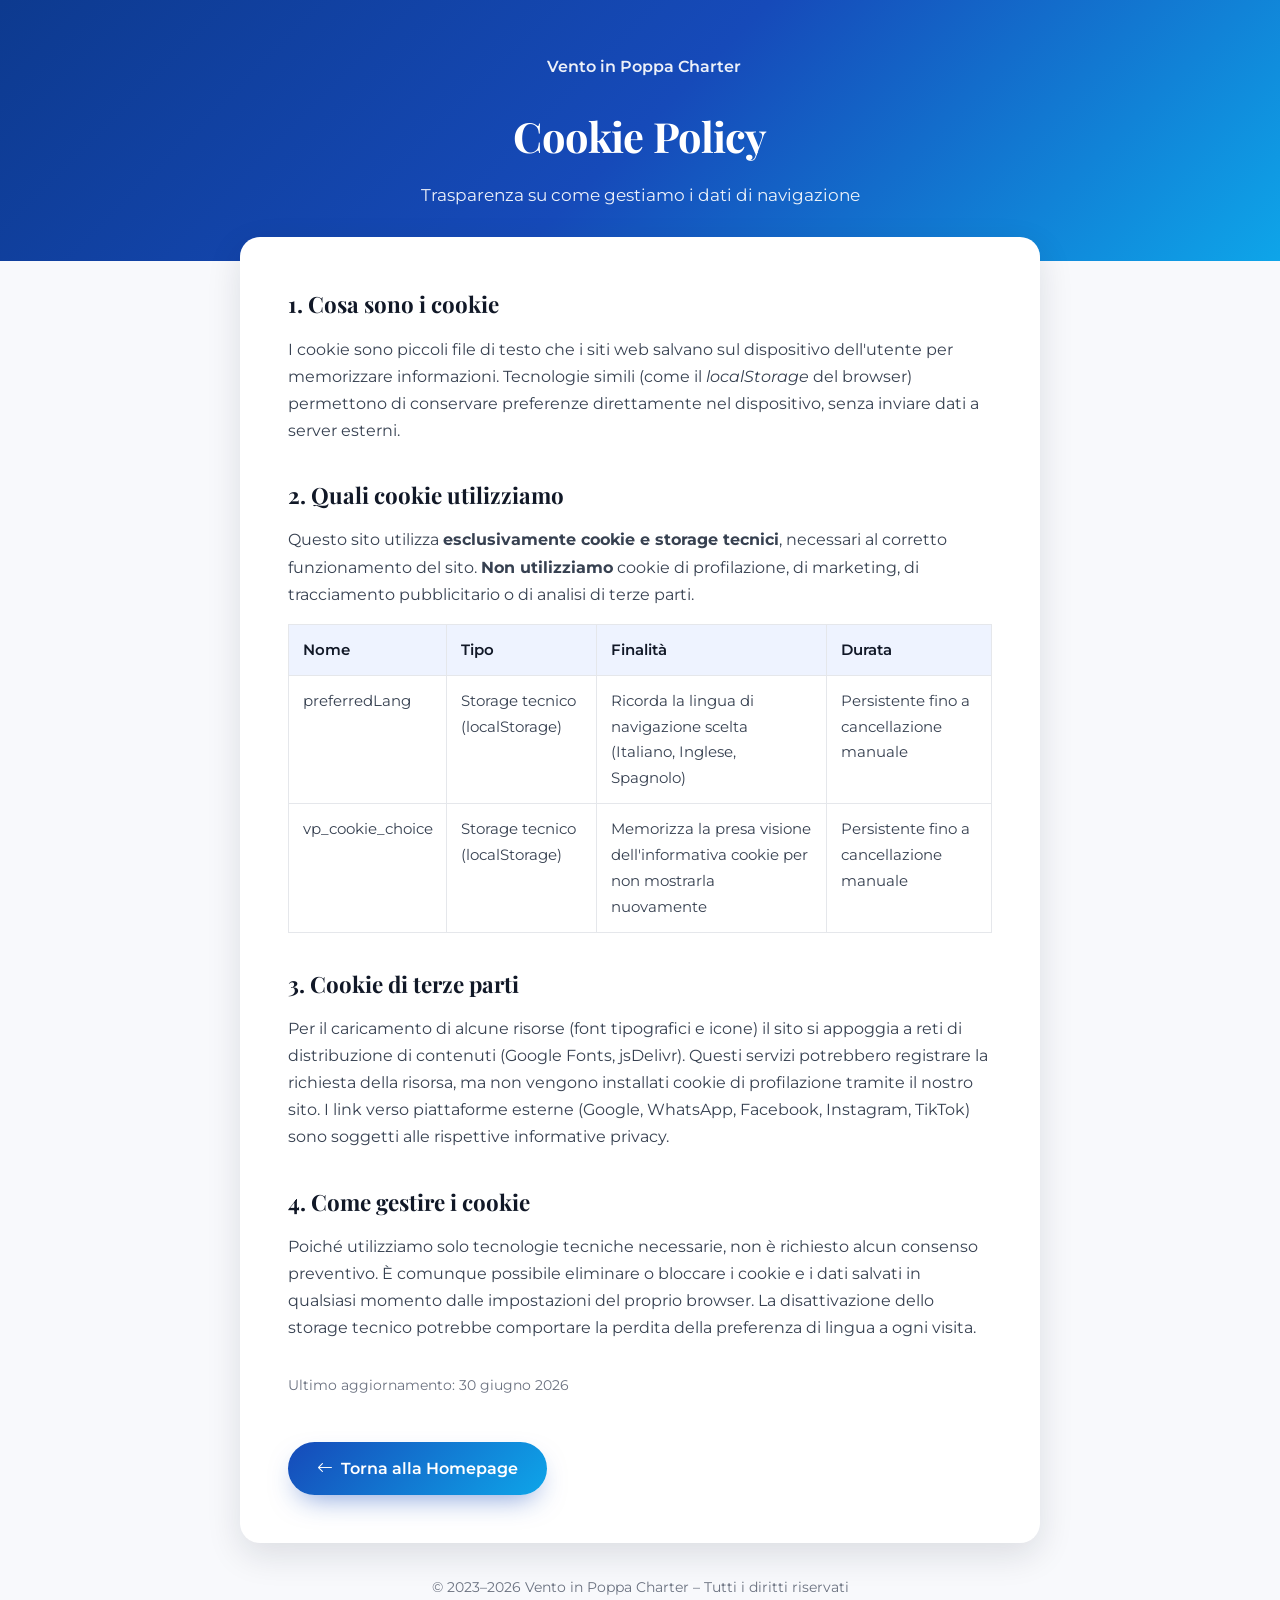
<file: cookie-policy.html>
<!DOCTYPE html>
<html lang="it">
<head>
  <meta charset="UTF-8" />
  <meta name="viewport" content="width=device-width, initial-scale=1.0" />
  <title>Cookie Policy | Vento in Poppa Charter</title>
  <meta name="description" content="Cookie Policy di Vento in Poppa Charter: utilizziamo solo cookie e storage tecnici necessari per ricordare la lingua di navigazione. Nessun cookie di profilazione o tracciamento." />
  <meta name="robots" content="index, follow, max-image-preview:large" />
  <link rel="canonical" href="https://www.ventoinpoppacharter.com/cookie-policy.html" />

  <link rel="icon" type="image/x-icon" href="/favicon.ico" />
  <link rel="apple-touch-icon" sizes="180x180" href="/apple-touch-icon.png" />
  <link rel="manifest" href="/site.webmanifest" />
  <meta name="theme-color" content="#164ab9" />

  <link rel="stylesheet" href="https://cdn.jsdelivr.net/npm/bootstrap-icons@1.11.3/font/bootstrap-icons.min.css" />
  <link rel="preconnect" href="https://fonts.googleapis.com" />
  <link rel="preconnect" href="https://fonts.gstatic.com" crossorigin />
  <link href="https://fonts.googleapis.com/css2?family=Montserrat:wght@300;400;500;600;700&family=Playfair+Display:wght@600;700&display=swap" rel="stylesheet" />

  <style>
    :root {
      --primary-blue: #164ab9;
      --primary-blue-dark: #0d3a8f;
      --secondary-blue: #0ea5e9;
      --gray-700: #374151;
      --gray-900: #111827;
    }
    * { margin: 0; padding: 0; box-sizing: border-box; }
    body {
      font-family: 'Montserrat', -apple-system, BlinkMacSystemFont, 'Segoe UI', sans-serif;
      color: var(--gray-700);
      line-height: 1.7;
      background: #f8f9fc;
    }
    .policy-header {
      background: linear-gradient(135deg, var(--primary-blue-dark) 0%, var(--primary-blue) 50%, var(--secondary-blue) 100%);
      color: #fff;
      padding: 3rem 1.5rem 2.5rem;
      text-align: center;
    }
    .policy-header a.logo-link {
      display: inline-flex;
      align-items: center;
      gap: 0.5rem;
      color: #fff;
      text-decoration: none;
      font-weight: 600;
      opacity: 0.92;
      margin-bottom: 1.25rem;
    }
    .policy-header h1 {
      font-family: 'Playfair Display', Georgia, serif;
      font-size: clamp(1.8rem, 5vw, 2.6rem);
      font-weight: 700;
      letter-spacing: -0.02em;
    }
    .policy-header p { opacity: 0.92; margin-top: 0.6rem; font-size: 1.05rem; }
    main {
      max-width: 800px;
      margin: -1.5rem auto 0;
      background: #fff;
      border-radius: 20px;
      box-shadow: 0 12px 35px rgba(15, 23, 42, 0.12);
      padding: 2.5rem clamp(1.25rem, 4vw, 3rem) 3rem;
      position: relative;
    }
    h2 {
      font-family: 'Playfair Display', Georgia, serif;
      color: var(--gray-900);
      font-size: 1.4rem;
      margin: 2rem 0 0.75rem;
    }
    h2:first-of-type { margin-top: 0.5rem; }
    p, li { margin-bottom: 0.75rem; }
    ul { padding-left: 1.4rem; }
    a { color: var(--primary-blue); }
    table {
      width: 100%;
      border-collapse: collapse;
      margin: 1rem 0 1.5rem;
      font-size: 0.95rem;
    }
    th, td {
      text-align: left;
      padding: 0.75rem 0.85rem;
      border: 1px solid #e5e7eb;
      vertical-align: top;
    }
    th { background: #eef3ff; color: var(--gray-900); font-weight: 600; }
    .updated { font-size: 0.9rem; color: #6b7280; margin-top: 2rem; }
    .back-btn {
      display: inline-flex;
      align-items: center;
      gap: 0.5rem;
      margin-top: 2rem;
      background: linear-gradient(135deg, var(--primary-blue) 0%, var(--secondary-blue) 100%);
      color: #fff;
      padding: 0.8rem 1.8rem;
      border-radius: 999px;
      text-decoration: none;
      font-weight: 600;
      box-shadow: 0 12px 28px -10px rgba(22, 74, 185, 0.55);
      transition: transform 0.3s ease, box-shadow 0.3s ease;
    }
    .back-btn:hover { transform: translateY(-3px); box-shadow: 0 18px 38px -10px rgba(22, 74, 185, 0.65); }
    footer { text-align: center; padding: 2rem 1rem; color: #6b7280; font-size: 0.9rem; }
  </style>
</head>
<body>
  <header class="policy-header">
    <a href="/" class="logo-link" aria-label="Torna alla homepage Vento in Poppa Charter">
      <i class="bi bi-sailboat"></i> Vento in Poppa Charter
    </a>
    <h1>Cookie Policy</h1>
    <p>Trasparenza su come gestiamo i dati di navigazione</p>
  </header>

  <main>
    <h2>1. Cosa sono i cookie</h2>
    <p>
      I cookie sono piccoli file di testo che i siti web salvano sul dispositivo dell'utente per
      memorizzare informazioni. Tecnologie simili (come il <em>localStorage</em> del browser)
      permettono di conservare preferenze direttamente nel dispositivo, senza inviare dati a server esterni.
    </p>

    <h2>2. Quali cookie utilizziamo</h2>
    <p>
      Questo sito utilizza <strong>esclusivamente cookie e storage tecnici</strong>, necessari al
      corretto funzionamento del sito. <strong>Non utilizziamo</strong> cookie di profilazione,
      di marketing, di tracciamento pubblicitario o di analisi di terze parti.
    </p>
    <table>
      <thead>
        <tr>
          <th>Nome</th>
          <th>Tipo</th>
          <th>Finalità</th>
          <th>Durata</th>
        </tr>
      </thead>
      <tbody>
        <tr>
          <td>preferredLang</td>
          <td>Storage tecnico (localStorage)</td>
          <td>Ricorda la lingua di navigazione scelta (Italiano, Inglese, Spagnolo)</td>
          <td>Persistente fino a cancellazione manuale</td>
        </tr>
        <tr>
          <td>vp_cookie_choice</td>
          <td>Storage tecnico (localStorage)</td>
          <td>Memorizza la presa visione dell'informativa cookie per non mostrarla nuovamente</td>
          <td>Persistente fino a cancellazione manuale</td>
        </tr>
      </tbody>
    </table>

    <h2>3. Cookie di terze parti</h2>
    <p>
      Per il caricamento di alcune risorse (font tipografici e icone) il sito si appoggia a reti di
      distribuzione di contenuti (Google Fonts, jsDelivr). Questi servizi potrebbero registrare la
      richiesta della risorsa, ma non vengono installati cookie di profilazione tramite il nostro sito.
      I link verso piattaforme esterne (Google, WhatsApp, Facebook, Instagram, TikTok) sono soggetti
      alle rispettive informative privacy.
    </p>

    <h2>4. Come gestire i cookie</h2>
    <p>
      Poiché utilizziamo solo tecnologie tecniche necessarie, non è richiesto alcun consenso preventivo.
      È comunque possibile eliminare o bloccare i cookie e i dati salvati in qualsiasi momento dalle
      impostazioni del proprio browser. La disattivazione dello storage tecnico potrebbe comportare la
      perdita della preferenza di lingua a ogni visita.
    </p>

    <p class="updated">Ultimo aggiornamento: 30 giugno 2026</p>

    <a href="/" class="back-btn"><i class="bi bi-arrow-left"></i> Torna alla Homepage</a>
  </main>

  <footer>
    © 2023–2026 Vento in Poppa Charter – Tutti i diritti riservati
  </footer>
</body>
</html>
</file>
<file: css/index.css>
/* ==================== DESIGN SYSTEM ==================== */

:root {
  --primary-blue: #164ab9;
  --primary-blue-dark: #0d3a8f;
  --primary-blue-light: #e0edff;
  --secondary-blue: #0ea5e9;
  --gray-50: #f9fafb;
  --gray-100: #f5f7fb;
  --gray-200: #e5e7eb;
  --gray-300: #d1d5db;
  --gray-400: #9ca3af;
  --gray-500: #6b7280;
  --gray-600: #4b5563;
  --gray-700: #374151;
  --gray-800: #1f2937;
  --gray-900: #111827;
  --accent-green: #16a34a;
  --accent-red: #dc2626;
  --whatsapp: #25D366;
  --spacing-xs: 0.5rem;
  --spacing-sm: 0.75rem;
  --spacing-md: 1rem;
  --spacing-lg: 1.5rem;
  --spacing-xl: 2rem;
  --spacing-2xl: 3rem;
  --spacing-3xl: 4rem;
  --radius-sm: 8px;
  --radius-md: 12px;
  --radius-lg: 16px;
  --radius-xl: 24px;
  --radius-full: 999px;
  --shadow-sm: 0 2px 8px rgba(15, 23, 42, 0.06);
  --shadow-md: 0 4px 16px rgba(15, 23, 42, 0.08);
  --shadow-lg: 0 8px 26px rgba(15, 23, 42, 0.1);
  --shadow-xl: 0 12px 35px rgba(15, 23, 42, 0.15);
  --font-sans: 'Montserrat', -apple-system, BlinkMacSystemFont, "Segoe UI", Roboto, sans-serif;
  --font-size-xs: 0.8rem;
  --font-size-sm: 0.875rem;
  --font-size-base: 1rem;
  --font-size-lg: 1.125rem;
  --font-size-xl: 1.25rem;
  --font-size-2xl: 1.5rem;
  --font-size-3xl: 2rem;
  --font-size-4xl: 2.5rem;
  --transition-fast: 0.15s ease;
  --transition-base: 0.2s ease;
  --transition-slow: 0.3s ease;
}

* {
  margin: 0;
  padding: 0;
  box-sizing: border-box;
}

body {
  font-family: var(--font-sans);
  line-height: 1.6;
  color: var(--gray-800);
  background: var(--gray-100);
  overflow-x: hidden;
}

a { text-decoration: none; color: inherit; }
img { max-width: 100%; height: auto; display: block; }
button { font-family: inherit; cursor: pointer; }

/* ==================== HEADER ==================== */

header {
  position: fixed;
  top: 0;
  left: 0;
  width: 100%;
  background: rgba(255, 255, 255, 0.98);
  border-bottom: 1px solid var(--gray-200);
  backdrop-filter: blur(16px);
  z-index: 1000;
  box-shadow: var(--shadow-sm);
}

.nav-wrapper {
  max-width: 1200px;
  margin: 0 auto;
  padding: var(--spacing-md) var(--spacing-lg);
  display: flex;
  align-items: center;
  justify-content: space-between;
  gap: var(--spacing-lg);
}

.logo {
  height: 42px;
  width: auto;
  max-width: 180px;
  display: flex;
  align-items: center;
}

.logo img {
  height: 100%;
  width: auto;
  max-width: 100%;
  object-fit: contain;
}

nav ul {
  list-style: none;
  display: flex;
  gap: var(--spacing-lg);
  align-items: center;
}

nav a {
  font-size: var(--font-size-sm);
  font-weight: 500;
  color: var(--gray-600);
  transition: color var(--transition-base);
  padding: var(--spacing-xs) var(--spacing-sm);
  border-radius: var(--radius-sm);
}

nav a:hover {
  color: var(--primary-blue);
  background: var(--primary-blue-light);
}

.lang-switcher {
  display: flex;
  gap: var(--spacing-xs);
  background: var(--gray-50);
  padding: 4px;
  border-radius: var(--radius-full);
  border: 1px solid var(--gray-200);
}

.lang-btn {
  border: none;
  background: transparent;
  padding: 6px 14px;
  border-radius: var(--radius-full);
  font-size: var(--font-size-xs);
  font-weight: 600;
  color: var(--gray-600);
  transition: all var(--transition-base);
  cursor: pointer;
}

.lang-btn.active,
.lang-btn:hover {
  background: var(--primary-blue);
  color: white;
}

.hamburger {
  display: none;
  flex-direction: column;
  gap: 4px;
  cursor: pointer;
  padding: var(--spacing-xs);
  border: none;
  background: transparent;
}

.hamburger span {
  width: 24px;
  height: 3px;
  background: var(--primary-blue);
  border-radius: 2px;
  transition: var(--transition-base);
}

.nav-mobile {
  display: none;
  flex-direction: column;
  gap: var(--spacing-sm);
  padding: var(--spacing-lg);
  border-top: 1px solid var(--gray-200);
  background: white;
}

.nav-mobile a {
  font-size: var(--font-size-base);
  color: var(--gray-600);
  padding: var(--spacing-sm);
  border-radius: var(--radius-sm);
  transition: all var(--transition-base);
}

.nav-mobile a:hover {
  background: var(--primary-blue-light);
  color: var(--primary-blue);
}

/* ==================== HERO SECTION ==================== */

main {
  margin-top: 72px;
}

.hero {
  position: relative;
  min-height: 85vh;
  display: flex;
  align-items: center;
  justify-content: center;
  text-align: center;
  padding: var(--spacing-3xl) var(--spacing-lg);
  overflow: hidden;
}

.slider {
  position: absolute;
  inset: 0;
  z-index: 1;
}

.hero-overlay {
  position: absolute;
  inset: 0;
  background: linear-gradient(135deg, rgba(0, 0, 0, 0.45) 0%, rgba(0, 0, 0, 0.65) 100%);
  z-index: 2;
}

.slide {
  position: absolute;
  inset: 0;
  background-size: cover;
  background-position: center;
  opacity: 0;
  transform: scale(1.05);
  transition: opacity 1.5s cubic-bezier(0.4, 0, 0.2, 1),
              transform 8s cubic-bezier(0.4, 0, 0.2, 1);
}

.slide.active {
  opacity: 1;
  transform: scale(1);
}

.slide.fade-out {
  opacity: 0;
  transform: scale(1.08);
}

.hero-content {
  position: relative;
  z-index: 3;
  max-width: 900px;
  padding: var(--spacing-lg);
}

.hero-title {
  font-family: 'Playfair Display', Georgia, 'Times New Roman', serif;
  font-size: clamp(2.5rem, 5vw, 3.8rem);
  font-weight: 800;
  color: white;
  letter-spacing: -0.02em;
  margin-bottom: var(--spacing-lg);
  text-shadow: 0 4px 20px rgba(0, 0, 0, 0.5);
  letter-spacing: -0.02em;
}

.hero-sub {
  font-size: clamp(1.05rem, 2.3vw, 1.3rem);
  color: rgba(255, 255, 255, 0.95);
  max-width: 650px;
  margin: 0 auto var(--spacing-2xl);
  text-shadow: 0 2px 12px rgba(0, 0, 0, 0.6);
  line-height: 1.7;
}

.hero-cta {
  display: inline-flex;
  align-items: center;
  justify-content: center;
  gap: var(--spacing-xs);
  padding: 1rem 2.5rem;
  border-radius: var(--radius-full);
  background: white;
  color: var(--primary-blue);
  font-weight: 700;
  font-size: var(--font-size-lg);
  box-shadow: var(--shadow-xl);
  transition: all var(--transition-slow);
  border: 2px solid transparent;
  cursor: pointer;
}

.hero-cta:hover {
  background: var(--primary-blue);
  color: white;
  transform: translateY(-4px);
  box-shadow: 0 20px 50px rgba(22, 74, 185, 0.5);
}

/* ==================== SECTIONS ==================== */

.section {
  max-width: 1200px;
  margin: 0 auto;
  padding: var(--spacing-3xl) var(--spacing-lg);
}

.section-title {
  font-family: 'Playfair Display', Georgia, 'Times New Roman', serif;
  font-size: clamp(2rem, 4vw, 2.75rem);
  font-weight: 700;
  text-align: center;
  letter-spacing: -0.02em;
  color: var(--gray-900);
  margin-bottom: var(--spacing-md);
  letter-spacing: -0.02em;
}

.section-title i {
  color: var(--primary-blue);
  margin-right: var(--spacing-sm);
}

.section-sub {
  text-align: center;
  max-width: 700px;
  margin: 0 auto var(--spacing-2xl);
  color: var(--gray-600);
  font-size: var(--font-size-lg);
  line-height: 1.7;
}

/* ==================== TOUR CARDS ==================== */

.tour-grid {
  display: grid;
  grid-template-columns: repeat(auto-fit, minmax(320px, 1fr));
  gap: var(--spacing-xl);
}

.tour-card {
  background: white;
  border-radius: var(--radius-md);
  overflow: hidden;
  box-shadow: var(--shadow-md);
  transition: all var(--transition-slow);
  cursor: pointer;
  position: relative;
  padding: var(--spacing-md);
  display: flex;
  flex-direction: column;
}

.tour-card:hover {
  transform: translateY(-8px);
  box-shadow: var(--shadow-lg);
}

.tour-card-image {
  position: relative;
  height: 280px;
  overflow: hidden;
  border-radius: var(--radius-md);
  margin-bottom: var(--spacing-md);
}

.tour-card-image img {
  width: 100%;
  height: 100%;
  object-fit: cover;
  transition: transform var(--transition-slow);
  border-radius: var(--radius-md);
}

.tour-card:hover .tour-card-image img {
  transform: scale(1.08);
}

.tour-badge {
  position: absolute;
  top: 12px;
  left: 12px;
  background: rgba(255, 255, 255, 0.95);
  color: var(--gray-900);
  padding: 6px 12px;
  border-radius: 6px;
  font-size: var(--font-size-xs);
  font-weight: 700;
  text-transform: uppercase;
  letter-spacing: 0.3px;
  z-index: 10;
  backdrop-filter: blur(10px);
}

.tour-price-badge {
  position: absolute;
  bottom: 12px;
  right: 12px;
  background: rgba(0, 0, 0, 0.75);
  color: white;
  padding: 6px 12px;
  border-radius: 6px;
  font-size: 0.9rem;
  font-weight: 600;
  backdrop-filter: blur(10px);
}

.tour-title {
  font-size: var(--font-size-lg);
  font-weight: 700;
  color: var(--gray-900);
  margin-bottom: var(--spacing-sm);
  letter-spacing: -0.01em;
}

.tour-description {
  font-size: var(--font-size-sm);
  color: var(--gray-600);
  line-height: 1.5;
  margin-bottom: var(--spacing-md);
}

.tour-info {
  display: flex;
  flex-direction: row;
  gap: 0.5rem;
  flex-wrap: wrap;
  margin-top: auto;
  padding-top: 1rem;
  margin-bottom: 0;
  background: none;
  padding-left: 0;
  padding-right: 0;
  padding-bottom: 0;
}

.tour-pill {
  display: inline-flex;
  align-items: center;
  gap: 0.4rem;
  padding: 0.35rem 0.9rem 0.35rem 0.65rem;
  border-radius: 999px;
  border: 1.5px solid var(--primary-blue-light);
  background: white;
  color: var(--primary-blue-dark);
  font-weight: 600;
  font-size: 0.8rem;
  white-space: nowrap;
  box-shadow: 0 2px 6px rgba(0, 78, 152, 0.08);
}

.tour-pill i {
  color: var(--primary-blue);
  font-size: 0.9rem;
  line-height: 1;
}
/* ==================== ABOUT SECTION ==================== */

.about-section-parallax {
  position: relative;
  display: flex;
  align-items: center;
  justify-content: center;
  overflow: hidden;
  margin: var(--spacing-3xl) 0;
  padding: var(--spacing-xl) var(--spacing-lg);
}

.parallax-background-image {
  position: absolute;
  top: 0;
  left: 0;
  width: 100%;
  height: 100%;
  object-fit: cover;
  object-position: center;
  z-index: 0;
}

.parallax-overlay {
  position: absolute;
  top: 0;
  left: 0;
  width: 100%;
  height: 100%;
  background: linear-gradient(135deg, rgba(22, 74, 185, 0.45) 0%, rgba(14, 165, 233, 0.4) 100%);
  z-index: 1;
  pointer-events: none;
}

.about-parallax-content {
  position: relative;
  z-index: 2;
  width: 100%;
  max-width: 900px;
  margin: 0 auto;
}

.about-parallax-inner {
  display: flex;
  align-items: center;
  justify-content: center;
  padding: var(--spacing-2xl) 0;
}

.about-parallax-text-wrapper {
  max-width: 750px;
  text-align: center;
  background: rgba(255, 255, 255, 0.12);
  backdrop-filter: blur(8px);
  padding: var(--spacing-3xl);
  border-radius: var(--radius-lg);
  border: 1px solid rgba(255, 255, 255, 0.2);
  box-shadow: 0 8px 32px rgba(0, 0, 0, 0.1);
}

.about-badge {
  display: inline-flex;
  align-items: center;
  gap: var(--spacing-sm);
  padding: var(--spacing-sm) var(--spacing-md);
  background: rgba(255, 255, 255, 0.15);
  color: white;
  border-radius: var(--radius-full);
  font-size: var(--font-size-sm);
  font-weight: 600;
  margin-bottom: var(--spacing-lg);
  border: 1px solid rgba(255, 255, 255, 0.3);
  backdrop-filter: blur(5px);
}

.about-badge i {
  font-size: 1.2em;
}

.about-title {
  font-family: 'Playfair Display', Georgia, 'Times New Roman', serif;
  font-size: var(--font-size-3xl);
  font-weight: 700;
  color: white;
  margin-bottom: var(--spacing-lg);
  letter-spacing: -0.01em;
  line-height: 1.3;
  font-weight: 700;
  text-shadow: 0 2px 8px rgba(0, 0, 0, 0.4);
}

.about-text {
  color: rgba(255, 255, 255, 0.98);
  margin-bottom: var(--spacing-lg);
  font-size: var(--font-size-base);
  line-height: 1.8;
  text-shadow: 0 1px 4px rgba(0, 0, 0, 0.3);
}

.about-text strong {
  color: #fff;
  font-weight: 700;
}

/* ==================== ANIMATIONS ==================== */

.scroll-reveal {
  opacity: 0;
  transform: translateY(30px);
  transition: opacity 0.8s cubic-bezier(0.4, 0, 0.2, 1),
              transform 0.8s cubic-bezier(0.4, 0, 0.2, 1);
}

.scroll-reveal.revealed {
  opacity: 1;
  transform: translateY(0);
}

.scroll-reveal-scale {
  opacity: 0;
  transform: scale(0.9);
  transition: opacity 0.8s cubic-bezier(0.4, 0, 0.2, 1),
              transform 0.8s cubic-bezier(0.4, 0, 0.2, 1);
}

.scroll-reveal-scale.revealed {
  opacity: 1;
  transform: scale(1);
}

/* ==================== REVIEWS HOME SECTION ==================== */
.reviews-home-section {
  background: transparent;
  position: relative;
}

.reviews-home-section .section-title i {
  color: #f59e0b;
}

/* Badge Google centrale sopra alla grid */
.google-reviews-badge {
  display: inline-flex;
  align-items: center;
  gap: 1rem;
  margin: var(--spacing-xl) auto 0;
  padding: 1rem 1.5rem;
  background: white;
  border: 1px solid rgba(22, 74, 185, 0.12);
  border-radius: 999px;
  box-shadow: 0 10px 28px -8px rgba(22, 74, 185, 0.18);
  text-decoration: none;
  color: inherit;
  transition: transform 0.3s ease, box-shadow 0.3s ease, border-color 0.3s ease;
  position: relative;
}

.reviews-home-section .google-reviews-badge {
  display: flex;
  width: fit-content;
  max-width: 100%;
}

/* Wrapper centrale per badge */
.reviews-home-section {
  text-align: center;
}

.reviews-home-section .section-title,
.reviews-home-section .section-sub {
  text-align: center;
}

.google-reviews-badge:hover {
  transform: translateY(-2px);
  box-shadow: 0 14px 36px -8px rgba(22, 74, 185, 0.28);
  border-color: rgba(22, 74, 185, 0.25);
}

.google-logo {
  width: 40px;
  height: 40px;
  display: inline-flex;
  align-items: center;
  justify-content: center;
  flex-shrink: 0;
  background: var(--bg-color, #F8F9FC);
  border-radius: 50%;
  padding: 5px;
}

.google-logo svg {
  width: 100%;
  height: 100%;
  display: block;
}

.google-reviews-meta {
  display: flex;
  flex-direction: column;
  gap: 0.15rem;
  text-align: left;
  min-width: 0;
}

.google-rating-line {
  display: flex;
  align-items: center;
  gap: 0.5rem;
}

.google-stars {
  display: inline-flex;
  gap: 2px;
  color: #f59e0b;
  font-size: 0.95rem;
  line-height: 1;
}

.google-rating-line strong {
  font-size: 1.05rem;
  font-weight: 700;
  color: var(--gray-900);
  line-height: 1;
}

.google-reviews-source {
  font-size: 0.78rem;
  color: var(--gray-500);
  font-weight: 500;
  white-space: nowrap;
}

.google-reviews-link {
  display: inline-flex;
  align-items: center;
  gap: 0.3rem;
  padding-left: 1rem;
  margin-left: 0.5rem;
  border-left: 1px solid rgba(22, 74, 185, 0.15);
  font-size: 0.88rem;
  font-weight: 600;
  color: var(--primary-blue);
  white-space: nowrap;
}

.google-reviews-badge:hover .google-reviews-link {
  color: var(--primary-blue-dark);
}

.google-reviews-link i {
  font-size: 0.85rem;
  transition: transform 0.25s ease;
}

.google-reviews-badge:hover .google-reviews-link i {
  transform: translate(2px, -2px);
}

.reviews-home-grid {
  max-width: 1200px;
  margin: var(--spacing-2xl) auto 0;
  display: grid;
  grid-template-columns: repeat(2, 1fr);
  gap: var(--spacing-xl);
  padding: 0 var(--spacing-md);
  text-align: left;
}

/* Top di ogni card: stelle + logo Google */
.review-home-top {
  display: flex;
  align-items: center;
  justify-content: space-between;
  gap: 0.75rem;
}

.review-home-source {
  display: inline-flex;
  align-items: center;
  justify-content: center;
  width: 28px;
  height: 28px;
  background: var(--bg-color, #F8F9FC);
  border-radius: 50%;
  padding: 5px;
  flex-shrink: 0;
}

.review-home-source svg {
  width: 100%;
  height: 100%;
  display: block;
}

.review-home-card {
  background: white;
  padding: 2rem;
  border-radius: 20px;
  box-shadow: 0 10px 30px -8px rgba(22, 74, 185, 0.12);
  border: 1px solid rgba(22, 74, 185, 0.08);
  display: flex;
  flex-direction: column;
  gap: 1rem;
  transition: transform 0.35s cubic-bezier(0.4, 0, 0.2, 1),
              box-shadow 0.35s cubic-bezier(0.4, 0, 0.2, 1);
  position: relative;
}

.review-home-card:hover {
  transform: translateY(-6px);
  box-shadow: 0 20px 40px -10px rgba(22, 74, 185, 0.22);
}

.review-home-stars {
  display: inline-flex;
  gap: 3px;
  color: #f59e0b;
  font-size: 1.05rem;
  line-height: 1;
}

.review-home-text {
  color: var(--gray-700);
  font-size: 1rem;
  line-height: 1.7;
  margin: 0;
  font-style: italic;
  position: relative;
  padding-left: 1.5rem;
  flex: 1;
}

.review-home-text::before {
  content: '\201C';
  position: absolute;
  left: -0.1rem;
  top: -0.75rem;
  font-family: 'Playfair Display', Georgia, serif;
  font-size: 3.5rem;
  color: var(--primary-blue);
  line-height: 1;
  opacity: 0.35;
  font-style: normal;
  font-weight: 700;
}

.review-home-author {
  display: flex;
  align-items: center;
  gap: 0.9rem;
  margin-top: auto;
  padding-top: 1rem;
  border-top: 1px dashed rgba(22, 74, 185, 0.18);
}

.review-home-avatar {
  width: 46px;
  height: 46px;
  border-radius: 50%;
  background: linear-gradient(135deg, var(--primary-blue) 0%, var(--secondary-blue) 100%);
  color: white;
  display: flex;
  align-items: center;
  justify-content: center;
  font-family: 'Playfair Display', Georgia, serif;
  font-weight: 700;
  font-size: 1.25rem;
  flex-shrink: 0;
  box-shadow: 0 4px 12px rgba(22, 74, 185, 0.25);
}

.review-home-author > div {
  display: flex;
  flex-direction: column;
  min-width: 0;
  line-height: 1.35;
}

.review-home-author strong {
  font-size: 0.98rem;
  color: var(--gray-900);
  font-weight: 700;
}

.review-home-author span {
  font-size: 0.82rem;
  color: var(--primary-blue);
  font-weight: 500;
}

/* CTA: Lascia una recensione su Google */
.reviews-leave-wrap {
  margin: var(--spacing-2xl) auto 0;
  text-align: center;
}

.reviews-leave-prompt {
  font-size: 1.05rem;
  color: var(--gray-700);
  margin: 0 0 var(--spacing-md);
}

.reviews-leave-cta {
  display: inline-flex;
  align-items: center;
  gap: 0.85rem;
  padding: 0.55rem 0.6rem 0.55rem 1.75rem;
  background: linear-gradient(135deg, var(--primary-blue) 0%, var(--secondary-blue) 100%);
  color: #fff;
  font-family: 'Montserrat', system-ui, sans-serif;
  font-size: 1.02rem;
  font-weight: 600;
  letter-spacing: 0.01em;
  text-decoration: none;
  border-radius: var(--radius-full);
  box-shadow: 0 12px 30px -10px rgba(22, 74, 185, 0.55);
  border: 2px solid transparent;
  transition: all var(--transition-slow);
}

.reviews-leave-star {
  color: #ffce3a;
  font-size: 1.1rem;
}

.reviews-leave-arrow {
  display: inline-flex;
  align-items: center;
  justify-content: center;
  width: 38px;
  height: 38px;
  border-radius: 50%;
  background: rgba(255, 255, 255, 0.18);
  font-size: 1rem;
  transition: transform var(--transition-slow), background var(--transition-slow);
}

.reviews-leave-cta:hover {
  transform: translateY(-3px);
  box-shadow: 0 18px 42px -10px rgba(22, 74, 185, 0.65);
}

.reviews-leave-cta:hover .reviews-leave-arrow {
  background: rgba(255, 255, 255, 0.32);
  transform: translateX(3px);
}

.reviews-leave-cta:focus-visible {
  outline: 3px solid var(--primary-blue-light);
  outline-offset: 3px;
}

/* Tablet: 2 colonne piene */
@media (max-width: 991px) {
  .reviews-home-grid {
    gap: var(--spacing-lg);
  }
  .review-home-card {
    padding: 1.75rem;
  }
}

/* Mobile: 1 colonna + badge Google compatto */
@media (max-width: 768px) {
  .reviews-home-grid {
    grid-template-columns: 1fr;
    gap: var(--spacing-md);
    margin-top: var(--spacing-lg);
    padding: 0;
  }
  .review-home-card {
    padding: 1.5rem 1.35rem;
    border-radius: 16px;
  }
  .review-home-text {
    font-size: 0.95rem;
    padding-left: 1.25rem;
  }
  .review-home-text::before {
    font-size: 2.8rem;
  }
  .review-home-avatar {
    width: 42px;
    height: 42px;
    font-size: 1.1rem;
  }
  /* Badge Google: stack verticale su mobile */
  .reviews-home-section .google-reviews-badge {
    flex-direction: column;
    gap: 0.6rem;
    padding: 1rem 1.25rem;
    border-radius: 18px;
    max-width: 280px;
  }
  .google-reviews-meta {
    text-align: center;
    align-items: center;
  }
  .google-rating-line {
    justify-content: center;
  }
  .google-reviews-link {
    padding-left: 0;
    margin-left: 0;
    border-left: none;
    border-top: 1px solid rgba(22, 74, 185, 0.15);
    padding-top: 0.6rem;
    margin-top: 0.2rem;
    width: 100%;
    justify-content: center;
  }
  .review-home-source {
    width: 24px;
    height: 24px;
    padding: 3px;
  }
}

@media (max-width: 480px) {
  .reviews-home-section .google-reviews-badge {
    margin: var(--spacing-lg) auto 0;
  }
}

/* ==================== CONTACT SECTION ==================== */

.contact-layout {
  display: grid;
  grid-template-columns: 1fr;
  gap: var(--spacing-xl);
  max-width: 1200px;
  margin: 0 auto;
  padding: 0 var(--spacing-lg);
}

.contact-hero {
  text-align: center;
  padding: var(--spacing-2xl);
  background: linear-gradient(135deg, var(--primary-blue) 0%, var(--primary-blue-dark) 100%);
  border-radius: var(--radius-xl);
  color: white;
  box-shadow: var(--shadow-xl);
}

.contact-hero-icon {
  width: 80px;
  height: 80px;
  background: rgba(255, 255, 255, 0.2);
  border-radius: var(--radius-full);
  display: flex;
  align-items: center;
  justify-content: center;
  font-size: 2.5rem;
  margin: 0 auto var(--spacing-lg);
  backdrop-filter: blur(10px);
}

.contact-hero h3 {
  font-size: var(--font-size-2xl);
  font-weight: 800;
  margin-bottom: var(--spacing-sm);
}

.contact-hero p {
  font-size: var(--font-size-lg);
  opacity: 0.95;
  max-width: 600px;
  margin: 0 auto;
}

.contact-cards-grid {
  display: grid;
  grid-template-columns: repeat(auto-fit, minmax(280px, 1fr));
  gap: var(--spacing-lg);
}

.contact-card {
  background: white;
  padding: var(--spacing-xl);
  border-radius: var(--radius-xl);
  border: 2px solid var(--gray-200);
  box-shadow: var(--shadow-md);
  transition: all var(--transition-base);
  text-align: center;
}

.contact-card:hover {
  transform: translateY(-8px);
  box-shadow: var(--shadow-xl);
  border-color: var(--primary-blue-light);
}

.contact-card-icon {
  width: 64px;
  height: 64px;
  background: var(--primary-blue-light);
  border-radius: var(--radius-md);
  display: flex;
  align-items: center;
  justify-content: center;
  font-size: 2rem;
  color: var(--primary-blue);
  margin: 0 auto var(--spacing-lg);
}

.contact-card h4 {
  font-size: var(--font-size-xl);
  font-weight: 700;
  color: var(--gray-900);
  margin-bottom: var(--spacing-sm);
}

.contact-card p {
  font-size: var(--font-size-base);
  color: var(--gray-600);
  margin-bottom: var(--spacing-lg);
}

.contact-card-btn {
  display: inline-flex;
  align-items: center;
  justify-content: center;
  gap: var(--spacing-xs);
  width: 100%;
  padding: var(--spacing-md) var(--spacing-xl);
  border-radius: var(--radius-full);
  font-size: var(--font-size-base);
  font-weight: 700;
  border: 2px solid;
  transition: all var(--transition-base);
  text-decoration: none;
  cursor: pointer;
}

.contact-card-btn.btn-phone {
  background: var(--secondary-blue);
  border-color: var(--secondary-blue);
  color: white;
}

.contact-card-btn.btn-phone:hover {
  background: #0284c7;
  border-color: #0284c7;
  transform: translateY(-2px);
  box-shadow: var(--shadow-md);
}

.contact-card-btn.btn-whatsapp {
  background: var(--whatsapp);
  border-color: var(--whatsapp);
  color: white;
}

.contact-card-btn.btn-whatsapp:hover {
  background: #20ba5a;
  border-color: #20ba5a;
  transform: translateY(-2px);
  box-shadow: var(--shadow-md);
}

.contact-card-btn.btn-email {
  background: var(--primary-blue);
  border-color: var(--primary-blue);
  color: white;
}

.contact-card-btn.btn-email:hover {
  background: var(--primary-blue-dark);
  border-color: var(--primary-blue-dark);
  transform: translateY(-2px);
  box-shadow: var(--shadow-md);
}

.social-section {
  background: white;
  padding: var(--spacing-2xl);
  border-radius: var(--radius-xl);
  border: 2px solid var(--gray-200);
  box-shadow: var(--shadow-md);
  text-align: center;
  margin-top: var(--spacing-xl);
}

.social-section h3 {
  font-size: var(--font-size-2xl);
  font-weight: 800;
  color: var(--gray-900);
  margin-bottom: var(--spacing-sm);
  display: flex;
  align-items: center;
  justify-content: center;
  gap: var(--spacing-sm);
}

.social-section p {
  font-size: var(--font-size-lg);
  color: var(--gray-600);
  margin-bottom: var(--spacing-xl);
}

.social-grid {
  display: grid;
  grid-template-columns: repeat(auto-fit, minmax(200px, 1fr));
  gap: var(--spacing-lg);
  max-width: 700px;
  margin: 0 auto;
}

.social-card {
  padding: var(--spacing-xl);
  border: 2px solid var(--gray-200);
  border-radius: var(--radius-lg);
  transition: all var(--transition-base);
  text-decoration: none;
  display: flex;
  flex-direction: column;
  align-items: center;
  gap: var(--spacing-md);
  cursor: pointer;
}

.social-card:hover {
  transform: translateY(-4px);
  box-shadow: var(--shadow-lg);
}

.social-card.facebook { border-color: #1877f2; }
.social-card.facebook:hover { background: #1877f2; color: white; }
.social-card.facebook:hover .social-card-icon { background: white; color: #1877f2; }

.social-card.instagram { border-color: #e4405f; }
.social-card.instagram:hover { background: linear-gradient(135deg, #f58529, #dd2a7b, #8134af); color: white; }
.social-card.instagram:hover .social-card-icon { background: white; color: #e4405f; }

.social-card.tiktok { border-color: #000000; }
.social-card.tiktok:hover { background: #000000; color: white; }
.social-card.tiktok:hover .social-card-icon { background: white; color: #000000; }

.social-card-icon {
  width: 56px;
  height: 56px;
  border-radius: var(--radius-full);
  display: flex;
  align-items: center;
  justify-content: center;
  font-size: 1.8rem;
  transition: all var(--transition-base);
}

.social-card.facebook .social-card-icon { background: #e7f3ff; color: #1877f2; }
.social-card.instagram .social-card-icon { background: #ffe7ef; color: #e4405f; }
.social-card.tiktok .social-card-icon { background: #f3f4f6; color: #000000; }

.social-card span {
  font-size: var(--font-size-lg);
  font-weight: 700;
  color: var(--gray-900);
  transition: color var(--transition-base);
}

.social-card:hover span { color: inherit; }

.info-cards {
  display: grid;
  grid-template-columns: repeat(auto-fit, minmax(250px, 1fr));
  gap: var(--spacing-lg);
  margin-top: var(--spacing-xl);
}

.info-card {
  background: white;
  padding: var(--spacing-xl);
  border-radius: var(--radius-lg);
  border: 2px solid var(--gray-200);
  box-shadow: var(--shadow-sm);
}

.info-card h4 {
  font-size: var(--font-size-lg);
  font-weight: 700;
  color: var(--gray-900);
  margin-bottom: var(--spacing-sm);
  display: flex;
  align-items: center;
  gap: var(--spacing-xs);
}

.info-card p {
  font-size: var(--font-size-base);
  color: var(--gray-600);
  line-height: 1.7;
}

/* ==================== FAQ ==================== */

.faq-list {
  max-width: 900px;
  margin: 0 auto;
  display: flex;
  flex-direction: column;
  gap: var(--spacing-md);
}

.faq-item {
  background: white;
  border-radius: var(--radius-lg);
  box-shadow: var(--shadow-md);
  overflow: hidden;
  transition: all var(--transition-base);
  border: 1px solid var(--gray-200);
}

.faq-item.open {
  box-shadow: var(--shadow-lg);
  border-color: var(--primary-blue-light);
}

.faq-question {
  width: 100%;
  padding: var(--spacing-lg) var(--spacing-xl);
  background: white;
  border: none;
  display: flex;
  justify-content: space-between;
  align-items: center;
  gap: var(--spacing-md);
  font-size: var(--font-size-lg);
  font-weight: 600;
  color: var(--gray-900);
  cursor: pointer;
  text-align: left;
  transition: background var(--transition-base);
}

.faq-question:hover {
  background: var(--gray-50);
}

.faq-question span:first-child {
  display: flex;
  align-items: center;
  gap: var(--spacing-sm);
}

.faq-toggle {
  font-size: 1.8rem;
  color: var(--primary-blue);
  flex-shrink: 0;
  transition: transform var(--transition-base);
  font-weight: 300;
}

.faq-answer {
  max-height: 0;
  overflow: hidden;
  padding: 0 var(--spacing-xl);
  transition: max-height 0.4s ease, padding 0.4s ease;
}

.faq-answer p {
  padding-bottom: var(--spacing-lg);
  font-size: var(--font-size-base);
  color: var(--gray-600);
  line-height: 1.7;
}

.faq-item.open .faq-answer {
  max-height: 300px;
  padding-top: var(--spacing-sm);
}

.faq-item.open .faq-toggle {
  transform: rotate(45deg);
}

/* ==================== FOOTER ==================== */

footer {
  background: var(--gray-900);
  color: var(--gray-400);
  padding: var(--spacing-3xl) var(--spacing-lg) var(--spacing-xl);
  margin-top: 0;
}

.footer-inner {
  max-width: 1200px;
  margin: 0 auto;
  display: grid;
  grid-template-columns: repeat(auto-fit, minmax(250px, 1fr));
  gap: var(--spacing-2xl);
}

.footer-col h3 {
  color: white;
  margin-bottom: var(--spacing-lg);
  font-size: var(--font-size-xl);
  font-weight: 700;
  display: flex;
  align-items: center;
  gap: var(--spacing-xs);
}

.footer-col p {
  font-size: var(--font-size-base);
  line-height: 1.7;
}

.footer-link {
  display: flex;
  align-items: center;
  gap: var(--spacing-xs);
  font-size: var(--font-size-base);
  margin-bottom: var(--spacing-sm);
  color: var(--gray-400);
  transition: color var(--transition-base);
  padding: var(--spacing-xs) 0;
  cursor: pointer;
}

.footer-link:hover {
  color: white;
}

.footer-bottom {
  max-width: 1200px;
  margin: var(--spacing-2xl) auto 0;
  border-top: 1px solid var(--gray-800);
  padding-top: var(--spacing-lg);
  text-align: center;
  font-size: var(--font-size-sm);
  color: var(--gray-500);
}

.footer-bottom a {
  color: var(--gray-400);
  text-decoration: underline;
  transition: color var(--transition-base);
  cursor: pointer;
}

.footer-bottom a:hover {
  color: white;
}

/* ==================== WHATSAPP ==================== */

.whatsapp {
  position: fixed;
  bottom: 24px;
  right: 24px;
  width: 64px;
  height: 64px;
  border-radius: var(--radius-full);
  background: var(--whatsapp);
  color: white;
  display: flex;
  align-items: center;
  justify-content: center;
  font-size: 2.2rem;
  box-shadow: 0 8px 24px rgba(37, 211, 102, 0.4);
  animation: pulse 2s infinite;
  z-index: 1100;
  transition: all var(--transition-base);
  text-decoration: none;
}

.whatsapp:hover {
  transform: scale(1.1);
  box-shadow: 0 12px 32px rgba(37, 211, 102, 0.6);
}

@keyframes pulse {
  0% { box-shadow: 0 0 0 0 rgba(37, 211, 102, 0.7); }
  70% { box-shadow: 0 0 0 20px rgba(37, 211, 102, 0); }
  100% { box-shadow: 0 0 0 0 rgba(37, 211, 102, 0); }
}

/* MOBILE STICKY CTA BAR - nascosta di default, mostrata solo su mobile via media query */
.mobile-cta-bar {
  display: none;
}

/* ==================== WELCOME MODAL (Lingua + Cookie, Prima visita) ==================== */
.lang-modal {
  position: fixed;
  top: 0;
  left: 0;
  right: 0;
  bottom: 0;
  width: 100%;
  height: 100%;
  background: rgba(0, 10, 30, 0.78);
  -webkit-backdrop-filter: blur(8px);
  backdrop-filter: blur(8px);
  z-index: 99999;
  display: none;
  align-items: center;
  justify-content: center;
  padding: 1.25rem;
  overflow-y: auto;
  -webkit-overflow-scrolling: touch;
}

.lang-modal.active {
  display: flex;
  animation: langModalFadeIn 0.35s ease;
}

@keyframes langModalFadeIn {
  from { opacity: 0; }
  to { opacity: 1; }
}

.lang-modal-content {
  background: white;
  border-radius: 24px;
  padding: 2.25rem 1.75rem 1.5rem;
  max-width: 420px;
  width: 100%;
  text-align: center;
  box-shadow: 0 25px 50px rgba(0, 0, 0, 0.35);
  animation: langModalScale 0.45s cubic-bezier(0.34, 1.56, 0.64, 1);
  margin: auto;
}

@keyframes langModalScale {
  from { transform: scale(0.9); opacity: 0; }
  to { transform: scale(1); opacity: 1; }
}

.lang-modal-icon {
  width: 64px;
  height: 64px;
  margin: 0 auto 1.25rem;
  display: flex;
  align-items: center;
  justify-content: center;
  border-radius: 50%;
  background: linear-gradient(135deg, #164ab9 0%, #0ea5e9 100%);
  color: white;
  font-size: 1.8rem;
  box-shadow: 0 12px 28px rgba(22, 74, 185, 0.35);
}

.lang-modal-title {
  font-family: 'Playfair Display', Georgia, serif;
  font-size: 1.45rem;
  font-weight: 700;
  color: #0d3a8f;
  margin: 0 0 0.35rem 0;
  letter-spacing: -0.01em;
  line-height: 1.25;
}

.lang-modal-sub {
  font-size: 0.88rem;
  color: #64748B;
  margin: 0 0 1.5rem 0;
  line-height: 1.5;
}

.lang-modal-buttons {
  display: flex;
  flex-direction: column;
  gap: 0.6rem;
  margin-bottom: 1.25rem;
}

.lang-modal-btn {
  display: flex;
  align-items: center;
  justify-content: center;
  gap: 0.75rem;
  padding: 0.85rem 1.25rem;
  border: 2px solid #e0edff;
  background: white;
  color: #0d3a8f;
  font-size: 0.95rem;
  font-weight: 600;
  border-radius: 999px;
  cursor: pointer;
  font-family: inherit;
  -webkit-tap-highlight-color: transparent;
  transition: transform 0.2s ease, background 0.2s ease, color 0.2s ease,
              border-color 0.2s ease, box-shadow 0.2s ease;
}

.lang-modal-btn:hover,
.lang-modal-btn:focus-visible {
  background: #164ab9;
  color: white;
  border-color: #164ab9;
  transform: translateY(-2px);
  box-shadow: 0 8px 18px rgba(22, 74, 185, 0.28);
  outline: none;
}

.lang-modal-btn:active {
  transform: translateY(0) scale(0.98);
}

.lang-flag {
  font-size: 1.3rem;
  line-height: 1;
}

.lang-modal-cookie {
  display: flex;
  align-items: flex-start;
  gap: 0.5rem;
  font-size: 0.75rem;
  color: #64748B;
  line-height: 1.5;
  text-align: left;
  padding: 0.85rem 1rem;
  background: #F8F9FC;
  border-radius: 12px;
  margin: 0;
}

.lang-modal-cookie i {
  color: #164ab9;
  font-size: 0.95rem;
  flex-shrink: 0;
  margin-top: 0.05rem;
}

@media (max-width: 480px) {
  .lang-modal {
    padding: 1rem;
  }
  .lang-modal-content {
    padding: 2rem 1.25rem 1.25rem;
    border-radius: 20px;
  }
  .lang-modal-icon {
    width: 56px;
    height: 56px;
    font-size: 1.55rem;
    margin-bottom: 1rem;
  }
  .lang-modal-title {
    font-size: 1.3rem;
  }
  .lang-modal-sub {
    font-size: 0.85rem;
    margin-bottom: 1.25rem;
  }
  .lang-modal-btn {
    padding: 0.85rem 1rem;
    font-size: 0.95rem;
  }
  .lang-modal-cookie {
    font-size: 0.72rem;
    padding: 0.7rem 0.85rem;
  }
}

/* ==================== COOKIE BANNER ==================== */

.cookie-banner {
  position: fixed;
  left: 0;
  right: 0;
  bottom: 0;
  background: rgba(17, 24, 39, 0.98);
  color: var(--gray-200);
  padding: var(--spacing-xl) var(--spacing-lg);
  z-index: 1600;
  transform: translateY(100%);
  transition: transform 0.4s ease-out;
  box-shadow: 0 -4px 24px rgba(0, 0, 0, 0.3);
}

.cookie-banner.active {
  transform: translateY(0);
}

.cookie-inner {
  max-width: 1200px;
  margin: 0 auto;
  display: flex;
  flex-wrap: wrap;
  gap: var(--spacing-lg);
  align-items: center;
  justify-content: space-between;
}

.cookie-text {
  font-size: var(--font-size-base);
  max-width: 700px;
  line-height: 1.6;
}

.cookie-text a {
  color: #60a5fa;
  text-decoration: underline;
  font-weight: 600;
  cursor: pointer;
}

.cookie-actions {
  display: flex;
  gap: var(--spacing-md);
  flex-wrap: wrap;
}

.cookie-btn {
  border-radius: var(--radius-full);
  padding: var(--spacing-md) var(--spacing-xl);
  border: none;
  cursor: pointer;
  font-size: var(--font-size-base);
  font-weight: 600;
  transition: all var(--transition-base);
}

.cookie-accept {
  background: var(--accent-green);
  color: white;
}

.cookie-accept:hover {
  background: #15803d;
  transform: translateY(-2px);
}

.cookie-decline {
  background: transparent;
  border: 2px solid var(--gray-500);
  color: var(--gray-200);
}

.cookie-decline:hover {
  background: var(--gray-800);
}

/* ==================== SKIP LINK ==================== */

.skip-link {
  position: absolute;
  top: -40px;
  left: 0;
  background: var(--primary-blue);
  color: white;
  padding: var(--spacing-sm) var(--spacing-md);
  text-decoration: none;
  z-index: 100;
}

.skip-link:focus {
  top: 0;
}

*:focus-visible {
  outline: 3px solid var(--primary-blue);
  outline-offset: 2px;
}

/* ==================== RESPONSIVE ==================== */

@media (max-width: 1024px) {
  .contact-cards-grid {
    grid-template-columns: repeat(auto-fit, minmax(250px, 1fr));
    gap: var(--spacing-md);
  }
  .social-grid {
    grid-template-columns: repeat(auto-fit, minmax(180px, 1fr));
  }
}

@media (max-width: 768px) {
  .nav-wrapper { flex-wrap: nowrap; }
  .logo { flex-shrink: 1; min-width: 0; max-width: 140px; }
  nav ul { display: none; }
  .hamburger { display: flex; }
  .section { padding: var(--spacing-2xl) var(--spacing-lg); }
  .hero { min-height: 75vh; padding: var(--spacing-2xl) var(--spacing-md); }
  .hero-title { font-size: 2rem; }
  .hero-sub { font-size: 1rem; }
  .tour-grid { grid-template-columns: 1fr; gap: var(--spacing-lg); }
  
  /* CONTATTI COMPLETAMENTE RESPONSIVE */
  .contact-layout { 
    grid-template-columns: 1fr;
    gap: var(--spacing-lg); 
    padding: 0 var(--spacing-md); 
  }
  .contact-hero { 
    padding: var(--spacing-xl); 
  }
  .contact-hero-icon { 
    width: 64px; 
    height: 64px; 
    font-size: 2rem; 
  }
  .contact-hero h3 { 
    font-size: var(--font-size-xl); 
  }
  .contact-cards-grid { 
    grid-template-columns: 1fr; 
    gap: var(--spacing-lg); 
  }
  .social-grid { 
    grid-template-columns: 1fr; 
    gap: var(--spacing-lg); 
  }
  .info-cards { 
    grid-template-columns: 1fr; 
    gap: var(--spacing-lg); 
  }
  .contact-card-btn { width: 100%; }
  
  .cookie-inner { flex-direction: column; align-items: flex-start; }
  .cookie-actions { width: 100%; }
  .cookie-btn { flex: 1; }
  .footer-inner { grid-template-columns: 1fr; gap: var(--spacing-xl); }
  .about-section-parallax { background-attachment: scroll; }
  .about-title { font-size: var(--font-size-2xl); }
}

@media (max-width: 480px) {
  #contatti { 
    padding: var(--spacing-xl) var(--spacing-sm); 
  }
  /* Nasconde whatsapp floating su mobile (sostituito dalla sticky bar) */
  .whatsapp {
    display: none !important;
  }
  /* MOBILE STICKY CTA BAR - mostrata solo su mobile */
  .mobile-cta-bar {
    display: grid;
    grid-template-columns: 1fr 1.6fr;
    position: fixed;
    bottom: 0;
    left: 0;
    right: 0;
    z-index: 1500;
    background: white;
    box-shadow: 0 -4px 16px rgba(0, 0, 0, 0.12);
    border-top: 1px solid var(--primary-blue-light);
    padding: 0.55rem 0.75rem;
    gap: 0.5rem;
    padding-bottom: calc(0.55rem + env(safe-area-inset-bottom, 0px));
  }
  .mobile-cta-btn {
    display: flex;
    align-items: center;
    justify-content: center;
    gap: 0.4rem;
    padding: 0.9rem 0.75rem;
    border-radius: 999px;
    font-weight: 700;
    font-size: 0.9rem;
    text-decoration: none;
    line-height: 1;
    transition: transform 0.2s ease, box-shadow 0.2s ease, filter 0.2s ease;
  }
  .mobile-cta-btn i {
    font-size: 1.15rem;
  }
  .mobile-cta-call {
    background: var(--primary-blue);
    color: white;
    box-shadow: 0 4px 12px rgba(22, 74, 185, 0.3);
  }
  .mobile-cta-whatsapp {
    background: var(--whatsapp);
    color: white;
    box-shadow: 0 4px 14px rgba(37, 211, 102, 0.4);
  }
  .mobile-cta-btn:active {
    transform: scale(0.96);
    filter: brightness(0.95);
  }
  /* Spazio in basso al body per evitare che la sticky bar copra contenuti */
  body {
    padding-bottom: calc(72px + env(safe-area-inset-bottom, 0px));
  }
  .tour-info {
    flex-direction: row;
    gap: 0.4rem;
  }
  .contact-hero { 
    padding: var(--spacing-lg); 
  }
  .contact-card { 
    padding: var(--spacing-lg); 
  }
  .contact-card-icon { 
    width: 56px; 
    height: 56px; 
    font-size: 1.75rem; 
  }
  .social-section { 
    padding: var(--spacing-lg); 
  }
  .about-title { 
    font-size: var(--font-size-xl); 
  }
  .about-text { 
    font-size: var(--font-size-sm); 
  }
}

.ml-10 {
  margin-left: 10px;
}
</file>
